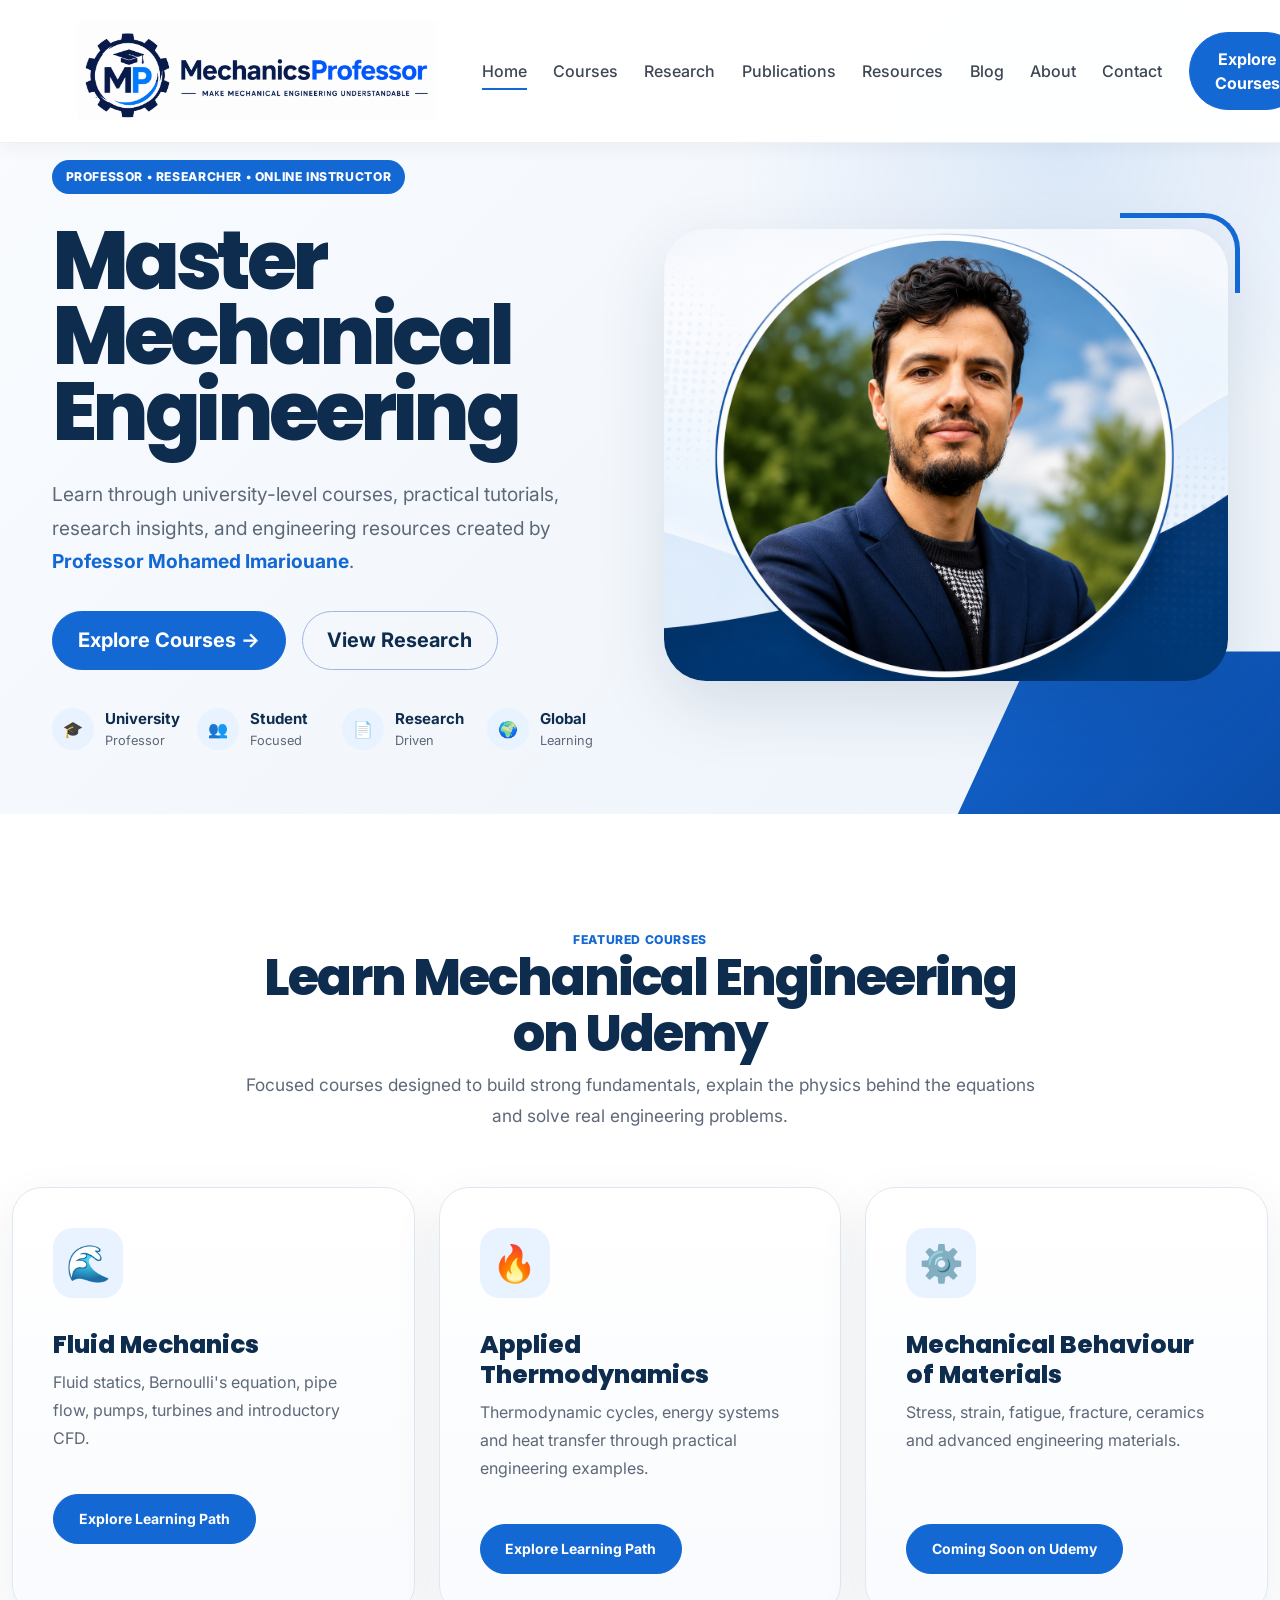
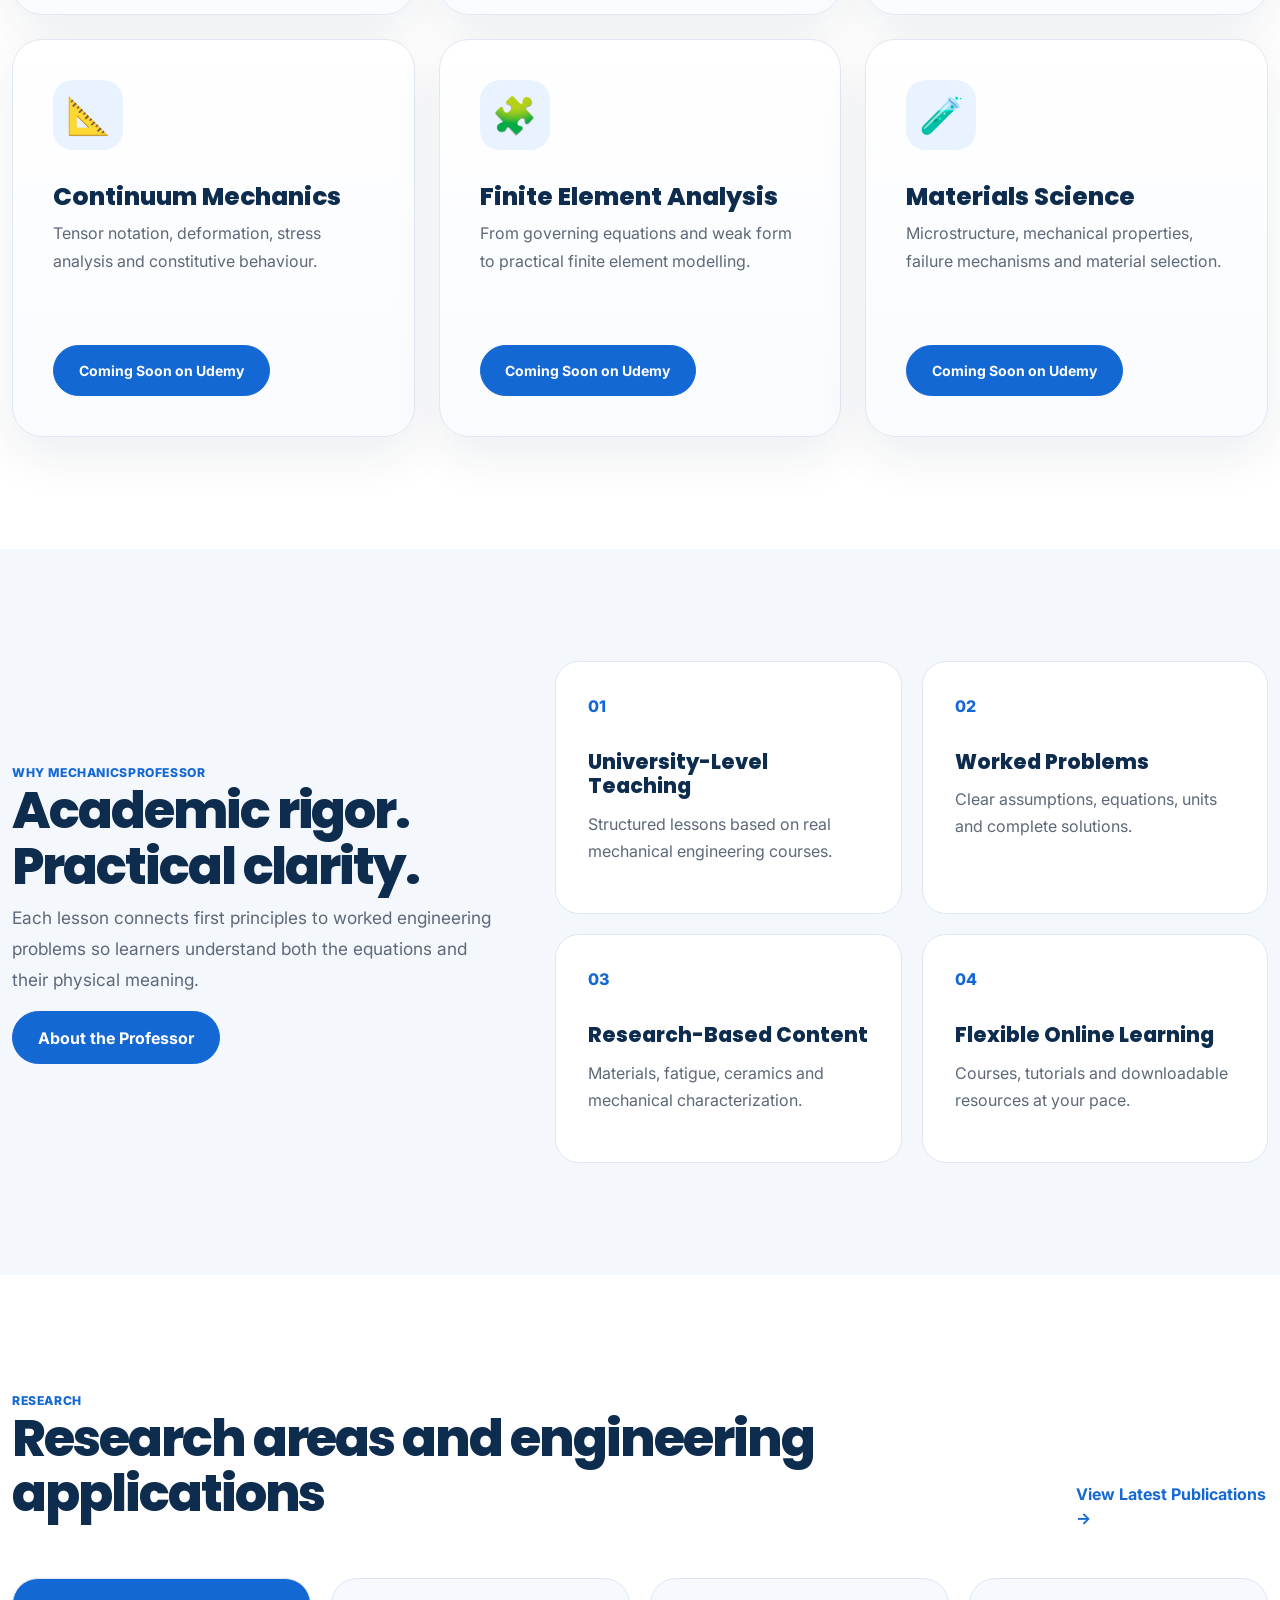
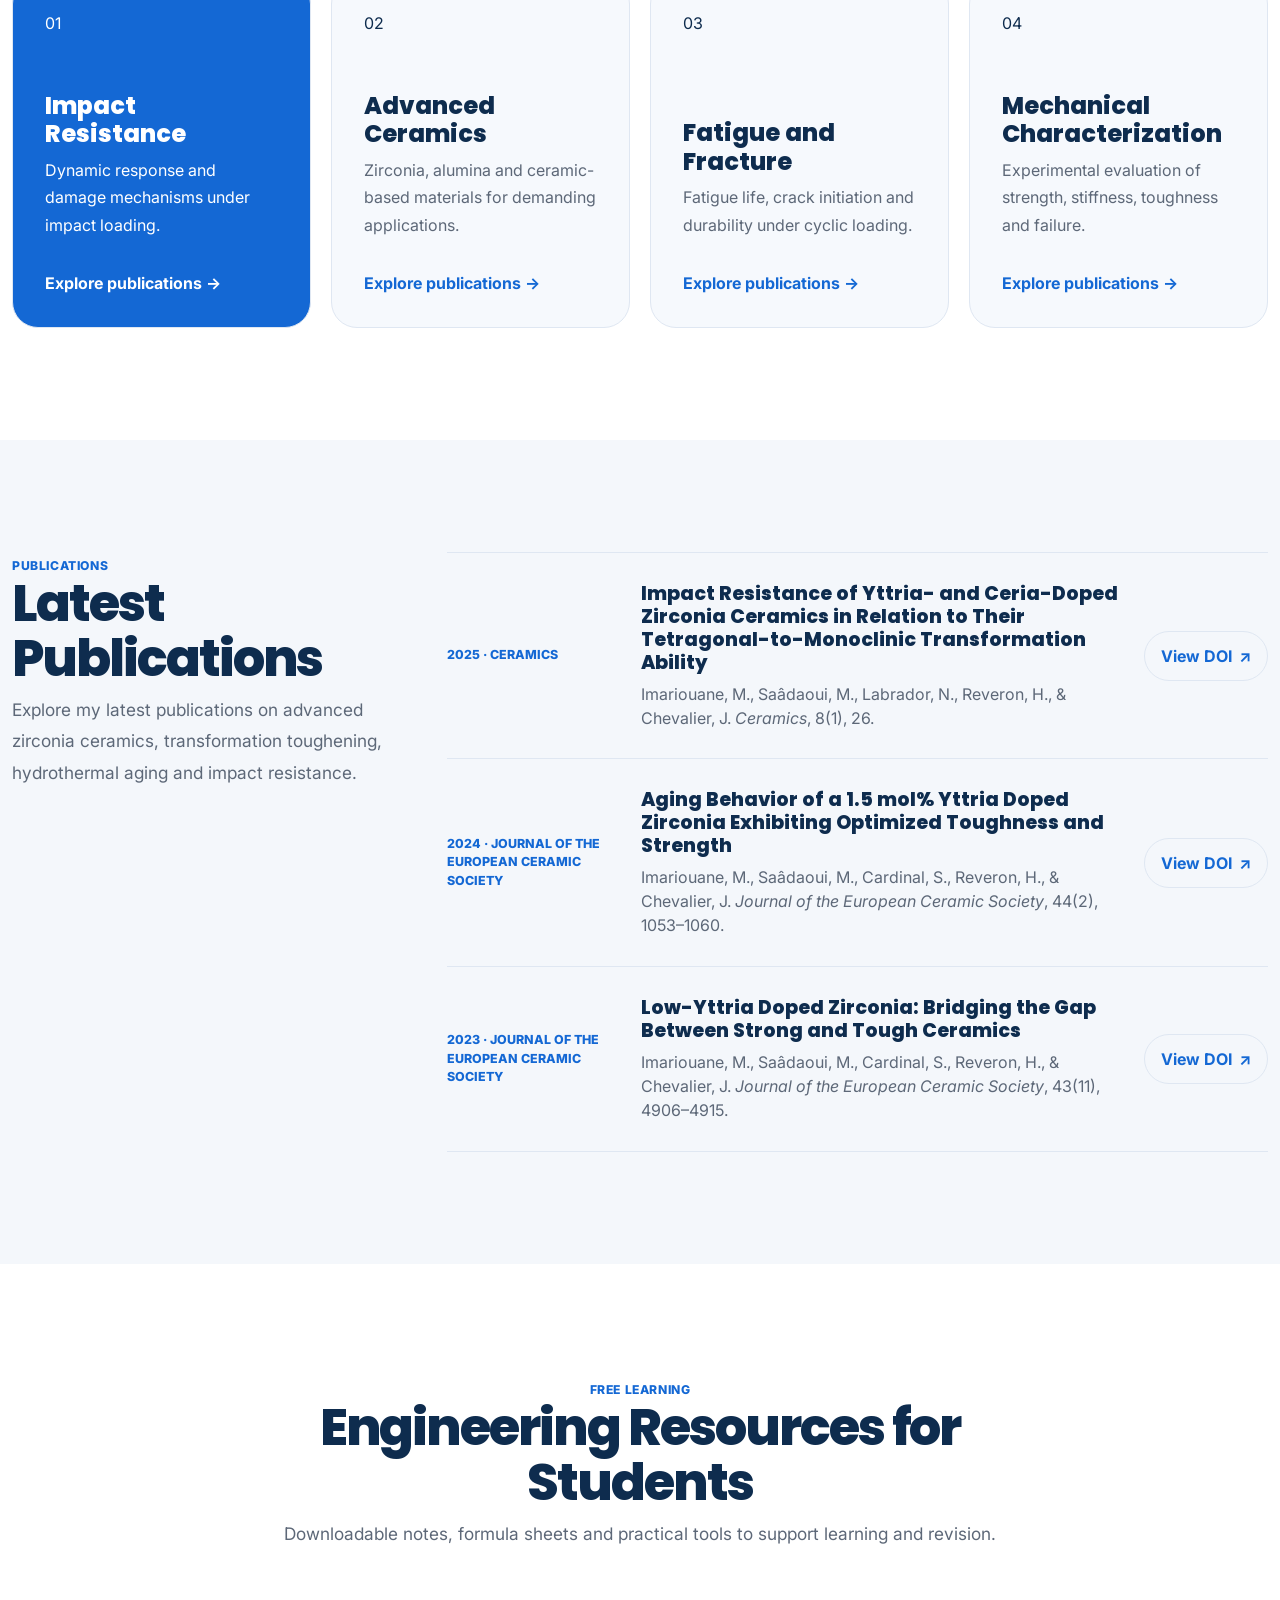
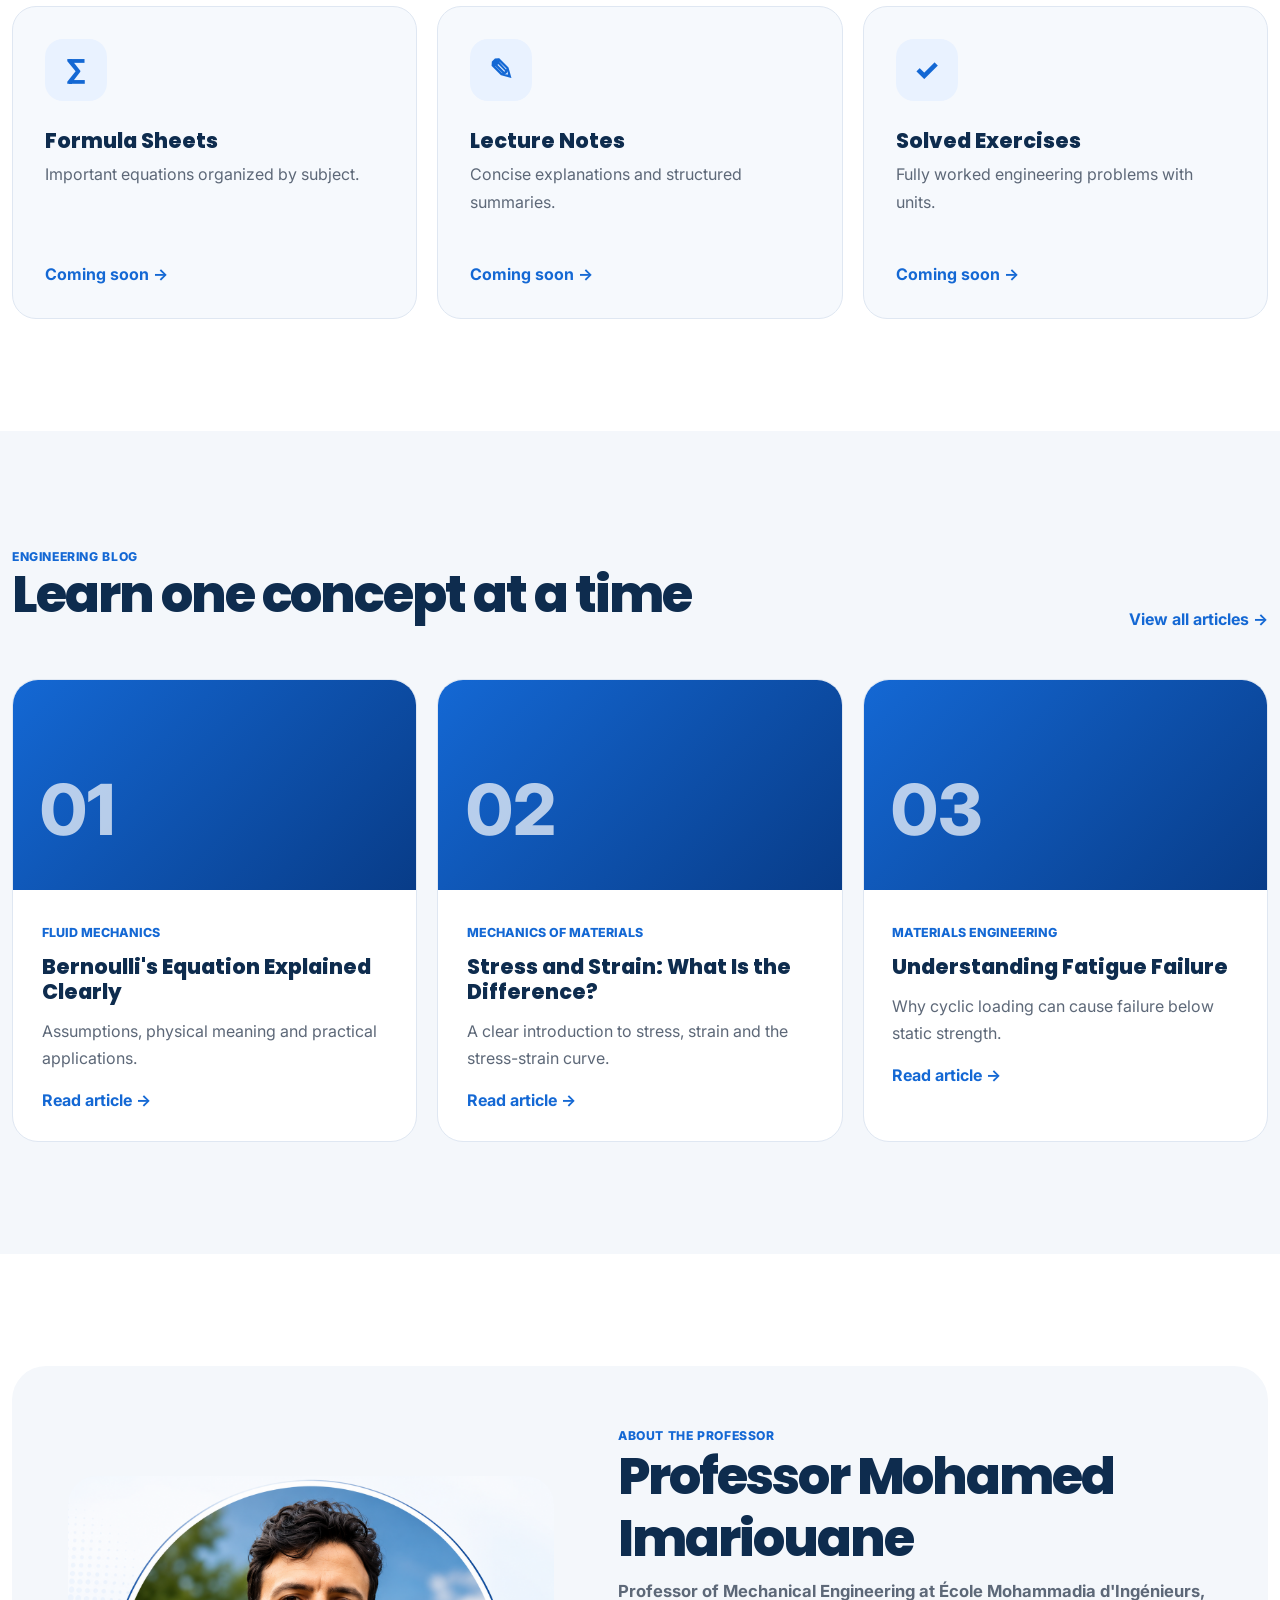
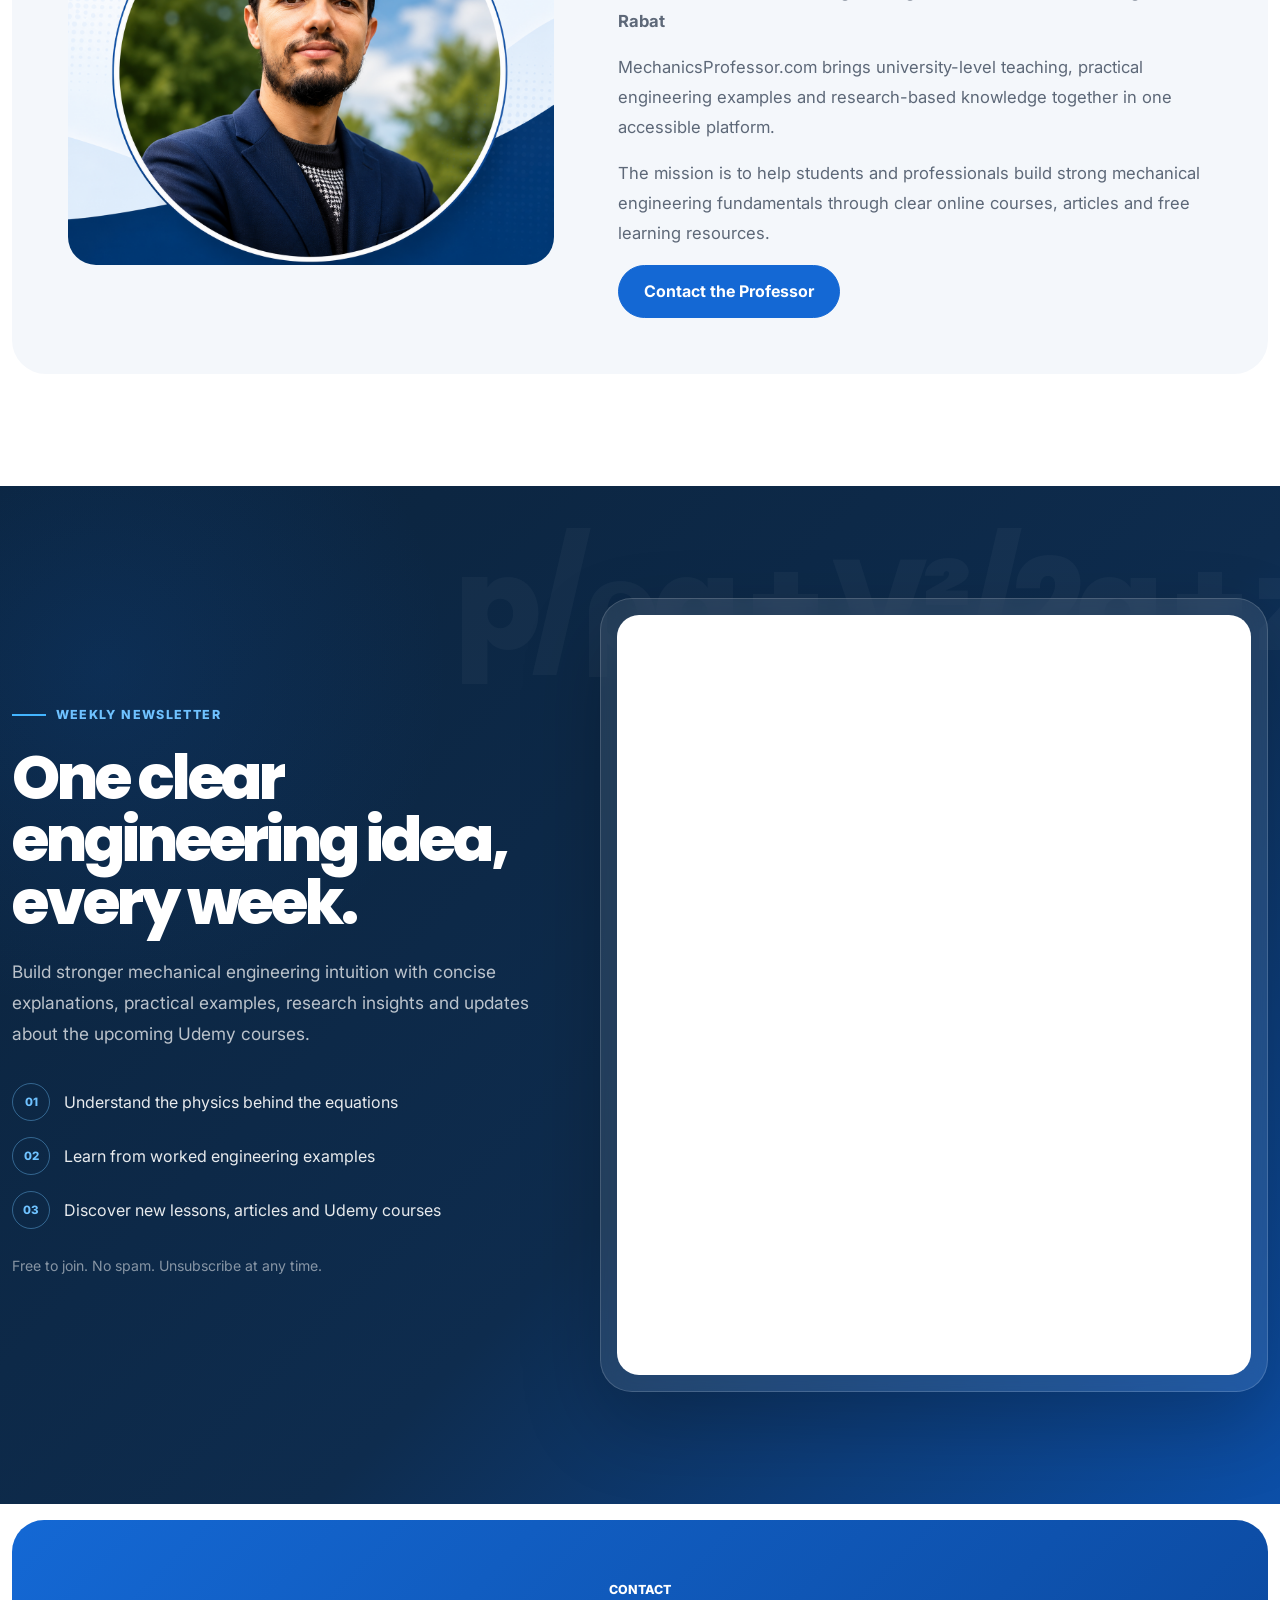
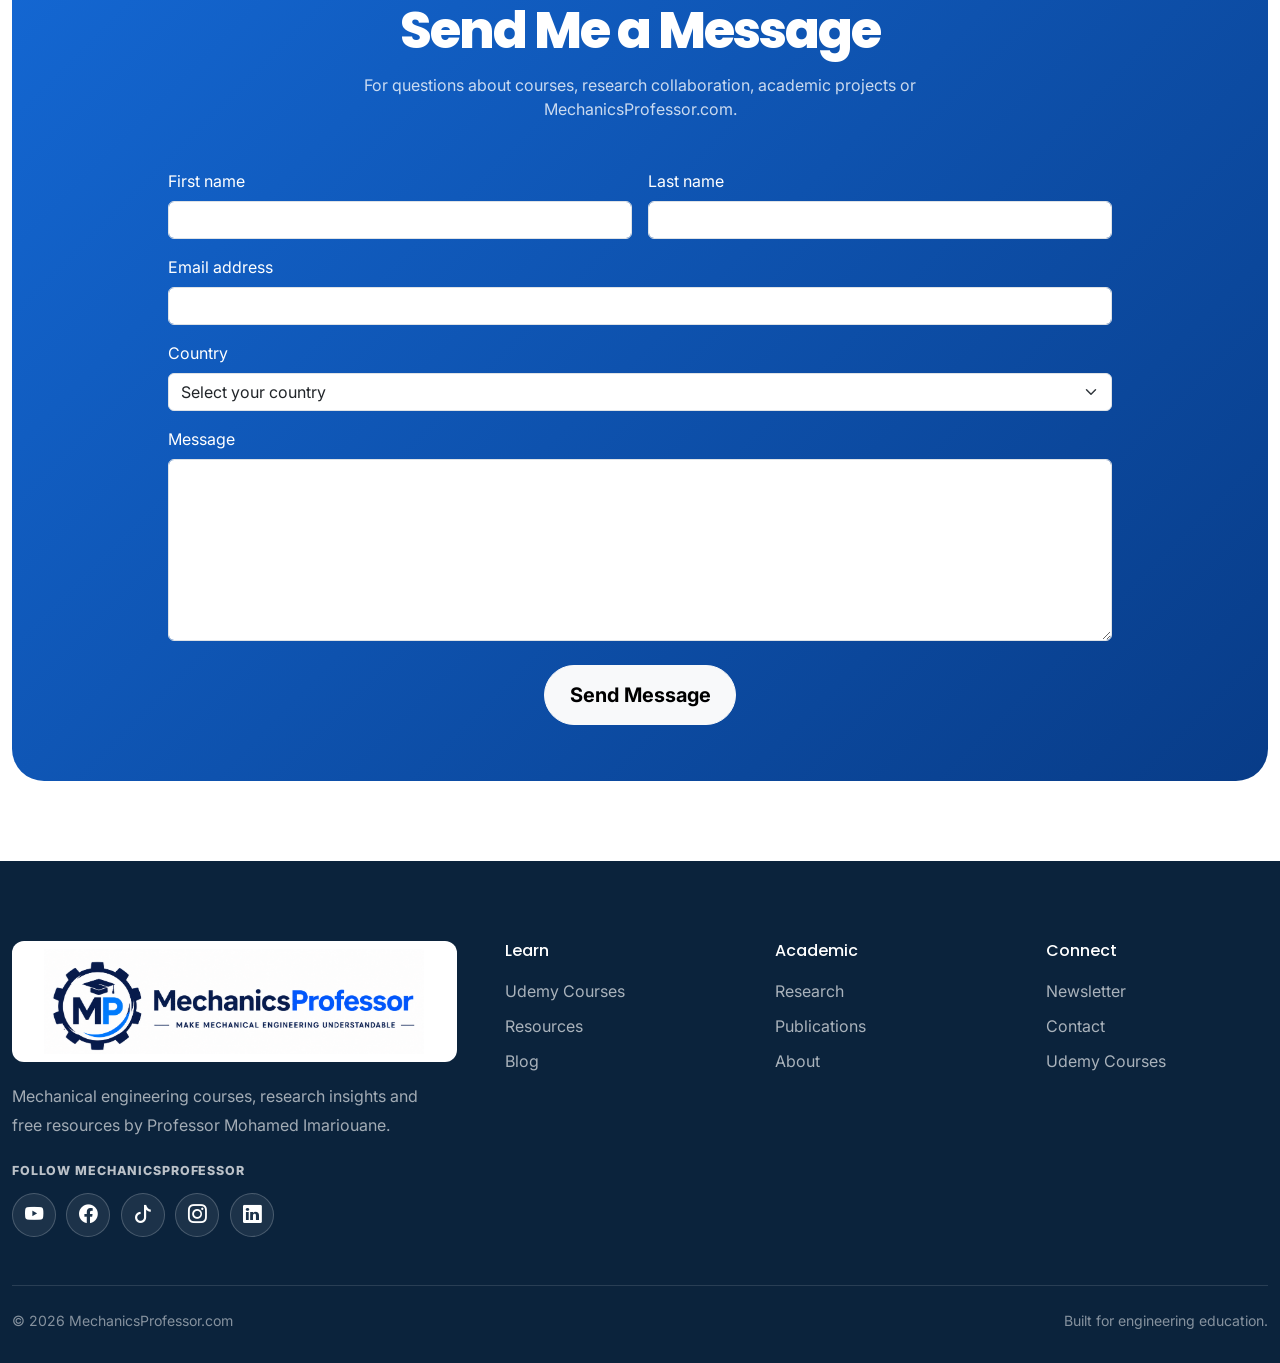
<file: index.html>
﻿<!DOCTYPE html>
<html lang="en">
<head>
  <meta charset="UTF-8">
  <meta name="viewport" content="width=device-width, initial-scale=1.0">
  <meta name="description" content="Learn mechanical engineering with Professor Mohamed Imariouane through online courses, research insights, publications and free engineering resources.">
  <meta name="author" content="Professor Mohamed Imariouane">
  <meta property="og:title" content="MechanicsProfessor | Mechanical Engineering Courses">
  <meta property="og:description" content="University-level mechanical engineering courses, practical tutorials, research and free learning resources.">
  <meta property="og:type" content="website">
  <title>MechanicsProfessor | Mechanical Engineering Courses</title>

  <link rel="preconnect" href="https://fonts.googleapis.com">
  <link rel="preconnect" href="https://fonts.gstatic.com" crossorigin>
  <link href="https://fonts.googleapis.com/css2?family=Inter:wght@400;500;600;700&family=Poppins:wght@500;600;700;800&display=swap" rel="stylesheet">
  <link href="https://cdn.jsdelivr.net/npm/bootstrap@5.3.3/dist/css/bootstrap.min.css" rel="stylesheet">
  <link href="https://cdn.jsdelivr.net/npm/bootstrap-icons@1.11.3/font/bootstrap-icons.min.css" rel="stylesheet">
  <link rel="stylesheet" href="style.css">

  <style>
    /* Publication DOI links */
    /* Publication layout and DOI buttons */
    .publication-item {
      grid-template-columns: 170px minmax(0, 1fr) auto;
    }

    .publication-item > div {
      min-width: 0;
    }

    .publication-item > a.publication-doi {
      width: auto;
      height: auto;
      min-width: 112px;
      padding: 0.75rem 1rem;
      border-radius: 999px;
      display: inline-flex;
      align-items: center;
      justify-content: center;
      gap: 0.45rem;
      white-space: nowrap;
      font-weight: 700;
      text-decoration: none;
      justify-self: end;
    }

    @media (max-width: 991px) {
      .publication-item {
        grid-template-columns: 1fr;
      }

      .publication-item > span,
      .publication-item > div,
      .publication-item > a.publication-doi {
        grid-column: 1;
      }

      .publication-item > a.publication-doi {
        justify-self: start;
        margin-top: 0.25rem;
      }
    }

    /* Contact form alignment and feedback */
    .contact-intro {
      max-width: 760px;
      margin: 0 auto 2rem;
      text-align: center;
    }

    .contact-intro h2 {
      margin-bottom: 0.75rem;
    }

    .contact-intro p {
      max-width: 700px;
      margin: 0 auto;
    }

    .contact-form {
      max-width: 960px;
      margin: 0 auto;
      text-align: left;
    }

    .contact-form .form-label {
      display: block;
      text-align: left;
    }

    .contact-success {
      display: none;
      max-width: 960px;
      margin: 0 auto 1.5rem;
      padding: 1rem 1.25rem;
      border-radius: 0.75rem;
      background: #e8f7ee;
      color: #126b38;
      border: 1px solid #a9dfbd;
      text-align: center;
      font-weight: 600;
    }

    .contact-success.is-visible {
      display: block;
    }

    @media (max-width: 767px) {
      .contact-intro {
        margin-bottom: 1.5rem;
      }
    }
  </style>
</head>
<body>

  <nav class="navbar navbar-expand-lg fixed-top" aria-label="Main navigation">
    <div class="container-fluid site-container">
      <a class="navbar-brand" href="#home" aria-label="MechanicsProfessor home">
        <img src="images/mechanicsprofessor-full-logo.png" alt="MechanicsProfessor – Make Mechanical Engineering Understandable" loading="eager" decoding="async">
      </a>

      <button class="navbar-toggler" type="button" data-bs-toggle="collapse" data-bs-target="#mainNavbar" aria-controls="mainNavbar" aria-expanded="false" aria-label="Toggle navigation">
        <span class="navbar-toggler-icon"></span>
      </button>

      <div class="collapse navbar-collapse" id="mainNavbar">
        <ul class="navbar-nav ms-auto align-items-lg-center">
          <li class="nav-item"><a class="nav-link active" href="#home">Home</a></li>
          <li class="nav-item"><a class="nav-link" href="#courses">Courses</a></li>
          <li class="nav-item"><a class="nav-link" href="#research">Research</a></li>
          <li class="nav-item"><a class="nav-link" href="#publications">Publications</a></li>
          <li class="nav-item"><a class="nav-link" href="#resources">Resources</a></li>
          <li class="nav-item"><a class="nav-link" href="#blog">Blog</a></li>
          <li class="nav-item"><a class="nav-link" href="#about">About</a></li>
          <li class="nav-item"><a class="nav-link" href="#contact">Contact</a></li>
        </ul>
        <a class="btn btn-primary nav-cta" href="#courses">Explore Courses</a>
      </div>
    </div>
  </nav>

  <main>
    <section class="hero" id="home">
      <div class="container-fluid site-container">
        <div class="row align-items-center g-5">
          <div class="col-lg-6 hero-copy">
            <div class="eyebrow">Professor • Researcher • Online Instructor</div>
            <h1>Master<br>Mechanical<br>Engineering</h1>
            <p class="hero-lead">
              Learn through university-level courses, practical tutorials, research insights,
              and engineering resources created by <strong>Professor Mohamed Imariouane</strong>.
            </p>
            <div class="hero-actions">
              <a class="btn btn-primary btn-lg" href="#courses">Explore Courses <span aria-hidden="true">→</span></a>
              <a class="btn btn-outline-primary btn-lg" href="#research">View Research</a>
            </div>

            <div class="hero-facts" aria-label="Professional highlights">
              <div class="fact-item">
                <span class="fact-icon">🎓</span>
                <div><strong>University</strong><span>Professor</span></div>
              </div>
              <div class="fact-item">
                <span class="fact-icon">👥</span>
                <div><strong>Student</strong><span>Focused</span></div>
              </div>
              <div class="fact-item">
                <span class="fact-icon">📄</span>
                <div><strong>Research</strong><span>Driven</span></div>
              </div>
              <div class="fact-item">
                <span class="fact-icon">🌍</span>
                <div><strong>Global</strong><span>Learning</span></div>
              </div>
            </div>
          </div>

          <div class="col-lg-6">
            <div class="hero-visual-wrap">
              <div class="hero-visual-accent"></div>
              <img src="images/mohamed-imariouane.png" class="hero-photo" alt="Professor Mohamed Imariouane in front of École Mohammadia d'Ingénieurs">
            </div>
          </div>
        </div>
      </div>
    </section>

    <section class="section section-white" id="courses">
      <div class="container site-narrow">
        <div class="section-heading text-center">
          <span class="section-kicker">Featured Courses</span>
          <h2>Learn Mechanical Engineering on Udemy</h2>
          <p>Focused courses designed to build strong fundamentals, explain the physics behind the equations and solve real engineering problems.</p>
        </div>

        <div class="row g-4">
          <div class="col-md-6 col-xl-4">
            <article class="course-card h-100">
              <div class="course-icon">🌊</div>
              <h3>Fluid Mechanics</h3>
              <p>Fluid statics, Bernoulli's equation, pipe flow, pumps, turbines and introductory CFD.</p>
              <a href="fluid-mechanics.html" class="btn btn-primary btn-sm">Explore Learning Path</a>
            </article>
          </div>
          <div class="col-md-6 col-xl-4">
            <article class="course-card h-100">
              <div class="course-icon">🔥</div>
              <h3>Applied Thermodynamics</h3>
              <p>Thermodynamic cycles, energy systems and heat transfer through practical engineering examples.</p>
              <a href="applied-thermodynamics.html" class="btn btn-primary btn-sm">Explore Learning Path</a>
            </article>
          </div>
          <div class="col-md-6 col-xl-4">
            <article class="course-card h-100">
              <div class="course-icon">⚙️</div>
              <h3>Mechanical Behaviour of Materials</h3>
              <p>Stress, strain, fatigue, fracture, ceramics and advanced engineering materials.</p>
              <a href="#newsletter" class="btn btn-primary btn-sm">Coming Soon on Udemy</a>
            </article>
          </div>
          <div class="col-md-6 col-xl-4">
            <article class="course-card h-100">
              <div class="course-icon">📐</div>
              <h3>Continuum Mechanics</h3>
              <p>Tensor notation, deformation, stress analysis and constitutive behaviour.</p>
              <a href="#newsletter" class="btn btn-primary btn-sm">Coming Soon on Udemy</a>
            </article>
          </div>
          <div class="col-md-6 col-xl-4">
            <article class="course-card h-100">
              <div class="course-icon">🧩</div>
              <h3>Finite Element Analysis</h3>
              <p>From governing equations and weak form to practical finite element modelling.</p>
              <a href="#newsletter" class="btn btn-primary btn-sm">Coming Soon on Udemy</a>
            </article>
          </div>
          <div class="col-md-6 col-xl-4">
            <article class="course-card h-100">
              <div class="course-icon">🧪</div>
              <h3>Materials Science</h3>
              <p>Microstructure, mechanical properties, failure mechanisms and material selection.</p>
              <a href="#newsletter" class="btn btn-primary btn-sm">Coming Soon on Udemy</a>
            </article>
          </div>
        </div>
      </div>
    </section>

    <section class="section section-soft">
      <div class="container site-narrow">
        <div class="row align-items-center g-5">
          <div class="col-lg-5">
            <span class="section-kicker">Why MechanicsProfessor</span>
            <h2 class="section-title-left">Academic rigor. Practical clarity.</h2>
            <p class="section-copy">Each lesson connects first principles to worked engineering problems so learners understand both the equations and their physical meaning.</p>
            <a href="#about" class="btn btn-primary">About the Professor</a>
          </div>
          <div class="col-lg-7">
            <div class="benefits-grid">
              <article class="benefit-card"><span>01</span><h3>University-Level Teaching</h3><p>Structured lessons based on real mechanical engineering courses.</p></article>
              <article class="benefit-card"><span>02</span><h3>Worked Problems</h3><p>Clear assumptions, equations, units and complete solutions.</p></article>
              <article class="benefit-card"><span>03</span><h3>Research-Based Content</h3><p>Materials, fatigue, ceramics and mechanical characterization.</p></article>
              <article class="benefit-card"><span>04</span><h3>Flexible Online Learning</h3><p>Courses, tutorials and downloadable resources at your pace.</p></article>
            </div>
          </div>
        </div>
      </div>
    </section>

    <section class="section section-white" id="research">
      <div class="container site-narrow">
        <div class="section-heading-row">
          <div>
            <span class="section-kicker">Research</span>
            <h2 class="section-title-left">Research areas and engineering applications</h2>
          </div>
          <a href="#publications" class="text-link">View Latest Publications →</a>
        </div>

        <div class="research-grid">
          <article class="research-card featured"><span>01</span><h3>Impact Resistance</h3><p>Dynamic response and damage mechanisms under impact loading.</p><a href="#publications">Explore publications →</a></article>
          <article class="research-card"><span>02</span><h3>Advanced Ceramics</h3><p>Zirconia, alumina and ceramic-based materials for demanding applications.</p><a href="#publications">Explore publications →</a></article>
          <article class="research-card"><span>03</span><h3>Fatigue and Fracture</h3><p>Fatigue life, crack initiation and durability under cyclic loading.</p><a href="#publications">Explore publications →</a></article>
          <article class="research-card"><span>04</span><h3>Mechanical Characterization</h3><p>Experimental evaluation of strength, stiffness, toughness and failure.</p><a href="#publications">Explore publications →</a></article>
        </div>
      </div>
    </section>

    <section class="section section-soft" id="publications">
      <div class="container site-narrow">
        <div class="row g-5 align-items-start">
          <div class="col-lg-4">
            <span class="section-kicker">Publications</span>
            <h2 class="section-title-left">Latest Publications</h2>
            <p class="section-copy">Explore my latest publications on advanced zirconia ceramics, transformation toughening, hydrothermal aging and impact resistance.</p>
          </div>

          <div class="col-lg-8 publication-list">
            <article class="publication-item">
              <span>2025 · Ceramics</span>
              <div>
                <h3>Impact Resistance of Yttria- and Ceria-Doped Zirconia Ceramics in Relation to Their Tetragonal-to-Monoclinic Transformation Ability</h3>
                <p>Imariouane, M., Saâdaoui, M., Labrador, N., Reveron, H., &amp; Chevalier, J. <em>Ceramics</em>, 8(1), 26.</p>
              </div>
              <a href="https://doi.org/10.3390/ceramics8010026" target="_blank" rel="noopener noreferrer" class="publication-doi" aria-label="Open the DOI for the 2025 publication">View DOI <span aria-hidden="true">↗</span></a>
            </article>

            <article class="publication-item">
              <span>2024 · Journal of the European Ceramic Society</span>
              <div>
                <h3>Aging Behavior of a 1.5 mol% Yttria Doped Zirconia Exhibiting Optimized Toughness and Strength</h3>
                <p>Imariouane, M., Saâdaoui, M., Cardinal, S., Reveron, H., &amp; Chevalier, J. <em>Journal of the European Ceramic Society</em>, 44(2), 1053–1060.</p>
              </div>
              <a href="https://doi.org/10.1016/j.jeurceramsoc.2023.09.041" target="_blank" rel="noopener noreferrer" class="publication-doi" aria-label="Open the DOI for the 2024 publication">View DOI <span aria-hidden="true">↗</span></a>
            </article>

            <article class="publication-item">
              <span>2023 · Journal of the European Ceramic Society</span>
              <div>
                <h3>Low-Yttria Doped Zirconia: Bridging the Gap Between Strong and Tough Ceramics</h3>
                <p>Imariouane, M., Saâdaoui, M., Cardinal, S., Reveron, H., &amp; Chevalier, J. <em>Journal of the European Ceramic Society</em>, 43(11), 4906–4915.</p>
              </div>
              <a href="https://doi.org/10.1016/j.jeurceramsoc.2023.04.021" target="_blank" rel="noopener noreferrer" class="publication-doi" aria-label="Open the DOI for the 2023 publication">View DOI <span aria-hidden="true">↗</span></a>
            </article>
          </div>
        </div>
      </div>
    </section>

    <section class="section section-white" id="resources">
      <div class="container site-narrow">
        <div class="section-heading text-center">
          <span class="section-kicker">Free Learning</span>
          <h2>Engineering Resources for Students</h2>
          <p>Downloadable notes, formula sheets and practical tools to support learning and revision.</p>
        </div>

        <div class="resources-grid">
          <article class="resource-card"><div class="resource-icon">∑</div><h3>Formula Sheets</h3><p>Important equations organized by subject.</p><a href="#contact">Coming soon →</a></article>
          <article class="resource-card"><div class="resource-icon">✎</div><h3>Lecture Notes</h3><p>Concise explanations and structured summaries.</p><a href="#contact">Coming soon →</a></article>
          <article class="resource-card"><div class="resource-icon">✓</div><h3>Solved Exercises</h3><p>Fully worked engineering problems with units.</p><a href="#contact">Coming soon →</a></article>
        </div>
      </div>
    </section>

    <section class="section section-soft" id="blog">
      <div class="container site-narrow">
        <div class="section-heading-row">
          <div>
            <span class="section-kicker">Engineering Blog</span>
            <h2 class="section-title-left">Learn one concept at a time</h2>
          </div>
          <a href="#contact" class="text-link">View all articles →</a>
        </div>

        <div class="blog-grid">
          <article class="blog-card"><div class="blog-number">01</div><div class="blog-body"><span>Fluid Mechanics</span><h3>Bernoulli's Equation Explained Clearly</h3><p>Assumptions, physical meaning and practical applications.</p><a href="#contact">Read article →</a></div></article>
          <article class="blog-card"><div class="blog-number">02</div><div class="blog-body"><span>Mechanics of Materials</span><h3>Stress and Strain: What Is the Difference?</h3><p>A clear introduction to stress, strain and the stress-strain curve.</p><a href="#contact">Read article →</a></div></article>
          <article class="blog-card"><div class="blog-number">03</div><div class="blog-body"><span>Materials Engineering</span><h3>Understanding Fatigue Failure</h3><p>Why cyclic loading can cause failure below static strength.</p><a href="#contact">Read article →</a></div></article>
        </div>
      </div>
    </section>

    <section class="section section-white" id="about">
      <div class="container site-narrow">
        <div class="about-panel">
          <div><img src="images/mohamed-imariouane.png" alt="Professor Mohamed Imariouane"></div>
          <div>
            <span class="section-kicker">About the Professor</span>
            <h2>Professor Mohamed Imariouane</h2>
            <p class="about-role">Professor of Mechanical Engineering at École Mohammadia d'Ingénieurs, Rabat</p>
            <p>MechanicsProfessor.com brings university-level teaching, practical engineering examples and research-based knowledge together in one accessible platform.</p>
            <p>The mission is to help students and professionals build strong mechanical engineering fundamentals through clear online courses, articles and free learning resources.</p>
            <a href="#contact" class="btn btn-primary">Contact the Professor</a>
          </div>
        </div>
      </div>
    </section>

    <section class="section newsletter-section" id="newsletter" aria-labelledby="newsletter-heading">
      <div class="container site-narrow">
        <div class="newsletter-panel">
          <div class="newsletter-copy">
            <span class="newsletter-kicker">Weekly newsletter</span>
            <h2 id="newsletter-heading">One clear engineering idea, every week.</h2>
            <p>Build stronger mechanical engineering intuition with concise explanations, practical examples, research insights and updates about the upcoming Udemy courses.</p>

            <ul class="newsletter-benefits" aria-label="Newsletter benefits">
              <li><span aria-hidden="true">01</span> Understand the physics behind the equations</li>
              <li><span aria-hidden="true">02</span> Learn from worked engineering examples</li>
              <li><span aria-hidden="true">03</span> Discover new lessons, articles and Udemy courses</li>
            </ul>

            <p class="newsletter-note">Free to join. No spam. Unsubscribe at any time.</p>
          </div>

          <div class="newsletter-embed">
            <iframe
              class="newsletter-frame"
              title="Subscribe to the MechanicsProfessor newsletter"
              width="540"
              height="760"
              src="https://c5b25d92.sibforms.com/v2/serve/[base64]"
              frameborder="0"
              scrolling="auto"
              loading="lazy"
              allowfullscreen>
            </iframe>
          </div>
        </div>
      </div>
    </section>

    <section class="contact-section" id="contact">
      <div class="container site-narrow">
        <div class="contact-panel d-block">
          <div class="contact-intro">
            <span>Contact</span>
            <h2>Send Me a Message</h2>
            <p>For questions about courses, research collaboration, academic projects or MechanicsProfessor.com.</p>
          </div>

          <div id="contact-success" class="contact-success" role="status" aria-live="polite">
            Your message was sent successfully. Thank you for contacting me.
          </div>

          <form action="https://formsubmit.co/imariouanemohamed@gmail.com" method="POST" class="row g-3 contact-form">
            <input type="hidden" name="_subject" value="New message from MechanicsProfessor.com">
            <input type="hidden" name="_template" value="table">
            <input type="hidden" name="_captcha" value="false">
            <input type="hidden" name="_next" value="https://mechanicsprofessor.com/?contact=success#contact">
            <input type="text" name="_honey" style="display:none">

            <div class="col-md-6">
              <label for="first-name" class="form-label">First name</label>
              <input type="text" class="form-control" id="first-name" name="First name" autocomplete="given-name" required>
            </div>

            <div class="col-md-6">
              <label for="last-name" class="form-label">Last name</label>
              <input type="text" class="form-control" id="last-name" name="Last name" autocomplete="family-name" required>
            </div>

            <div class="col-12">
              <label for="contact-email" class="form-label">Email address</label>
              <input type="email" class="form-control" id="contact-email" name="_replyto" autocomplete="email" required>
            </div>

            <div class="col-12">
              <label for="country" class="form-label">Country</label>
              <select class="form-select" id="country" name="Country" autocomplete="country-name" required>
                <option value="" selected disabled>Select your country</option>
                <option value="Afghanistan">Afghanistan</option>
                <option value="Albania">Albania</option>
                <option value="Algeria">Algeria</option>
                <option value="American Samoa">American Samoa</option>
                <option value="Andorra">Andorra</option>
                <option value="Angola">Angola</option>
                <option value="Anguilla">Anguilla</option>
                <option value="Antarctica">Antarctica</option>
                <option value="Antigua and Barbuda">Antigua and Barbuda</option>
                <option value="Argentina">Argentina</option>
                <option value="Armenia">Armenia</option>
                <option value="Aruba">Aruba</option>
                <option value="Australia">Australia</option>
                <option value="Austria">Austria</option>
                <option value="Azerbaijan">Azerbaijan</option>
                <option value="Bahamas">Bahamas</option>
                <option value="Bahrain">Bahrain</option>
                <option value="Bangladesh">Bangladesh</option>
                <option value="Barbados">Barbados</option>
                <option value="Belarus">Belarus</option>
                <option value="Belgium">Belgium</option>
                <option value="Belize">Belize</option>
                <option value="Benin">Benin</option>
                <option value="Bermuda">Bermuda</option>
                <option value="Bhutan">Bhutan</option>
                <option value="Bolivia, Plurinational State of">Bolivia, Plurinational State of</option>
                <option value="Bonaire, Sint Eustatius and Saba">Bonaire, Sint Eustatius and Saba</option>
                <option value="Bosnia and Herzegovina">Bosnia and Herzegovina</option>
                <option value="Botswana">Botswana</option>
                <option value="Bouvet Island">Bouvet Island</option>
                <option value="Brazil">Brazil</option>
                <option value="British Indian Ocean Territory">British Indian Ocean Territory</option>
                <option value="Brunei Darussalam">Brunei Darussalam</option>
                <option value="Bulgaria">Bulgaria</option>
                <option value="Burkina Faso">Burkina Faso</option>
                <option value="Burundi">Burundi</option>
                <option value="Cabo Verde">Cabo Verde</option>
                <option value="Cambodia">Cambodia</option>
                <option value="Cameroon">Cameroon</option>
                <option value="Canada">Canada</option>
                <option value="Cayman Islands">Cayman Islands</option>
                <option value="Central African Republic">Central African Republic</option>
                <option value="Chad">Chad</option>
                <option value="Chile">Chile</option>
                <option value="China">China</option>
                <option value="Christmas Island">Christmas Island</option>
                <option value="Cocos (Keeling) Islands">Cocos (Keeling) Islands</option>
                <option value="Colombia">Colombia</option>
                <option value="Comoros">Comoros</option>
                <option value="Congo">Congo</option>
                <option value="Congo, The Democratic Republic of the">Congo, The Democratic Republic of the</option>
                <option value="Cook Islands">Cook Islands</option>
                <option value="Costa Rica">Costa Rica</option>
                <option value="Croatia">Croatia</option>
                <option value="Cuba">Cuba</option>
                <option value="Curaçao">Curaçao</option>
                <option value="Cyprus">Cyprus</option>
                <option value="Czechia">Czechia</option>
                <option value="Côte d'Ivoire">Côte d'Ivoire</option>
                <option value="Denmark">Denmark</option>
                <option value="Djibouti">Djibouti</option>
                <option value="Dominica">Dominica</option>
                <option value="Dominican Republic">Dominican Republic</option>
                <option value="Ecuador">Ecuador</option>
                <option value="Egypt">Egypt</option>
                <option value="El Salvador">El Salvador</option>
                <option value="Equatorial Guinea">Equatorial Guinea</option>
                <option value="Eritrea">Eritrea</option>
                <option value="Estonia">Estonia</option>
                <option value="Eswatini">Eswatini</option>
                <option value="Ethiopia">Ethiopia</option>
                <option value="Falkland Islands (Malvinas)">Falkland Islands (Malvinas)</option>
                <option value="Faroe Islands">Faroe Islands</option>
                <option value="Fiji">Fiji</option>
                <option value="Finland">Finland</option>
                <option value="France">France</option>
                <option value="French Guiana">French Guiana</option>
                <option value="French Polynesia">French Polynesia</option>
                <option value="French Southern Territories">French Southern Territories</option>
                <option value="Gabon">Gabon</option>
                <option value="Gambia">Gambia</option>
                <option value="Georgia">Georgia</option>
                <option value="Germany">Germany</option>
                <option value="Ghana">Ghana</option>
                <option value="Gibraltar">Gibraltar</option>
                <option value="Greece">Greece</option>
                <option value="Greenland">Greenland</option>
                <option value="Grenada">Grenada</option>
                <option value="Guadeloupe">Guadeloupe</option>
                <option value="Guam">Guam</option>
                <option value="Guatemala">Guatemala</option>
                <option value="Guernsey">Guernsey</option>
                <option value="Guinea">Guinea</option>
                <option value="Guinea-Bissau">Guinea-Bissau</option>
                <option value="Guyana">Guyana</option>
                <option value="Haiti">Haiti</option>
                <option value="Heard Island and McDonald Islands">Heard Island and McDonald Islands</option>
                <option value="Holy See (Vatican City State)">Holy See (Vatican City State)</option>
                <option value="Honduras">Honduras</option>
                <option value="Hong Kong">Hong Kong</option>
                <option value="Hungary">Hungary</option>
                <option value="Iceland">Iceland</option>
                <option value="India">India</option>
                <option value="Indonesia">Indonesia</option>
                <option value="Iran, Islamic Republic of">Iran, Islamic Republic of</option>
                <option value="Iraq">Iraq</option>
                <option value="Ireland">Ireland</option>
                <option value="Isle of Man">Isle of Man</option>
                <option value="Israel">Israel</option>
                <option value="Italy">Italy</option>
                <option value="Jamaica">Jamaica</option>
                <option value="Japan">Japan</option>
                <option value="Jersey">Jersey</option>
                <option value="Jordan">Jordan</option>
                <option value="Kazakhstan">Kazakhstan</option>
                <option value="Kenya">Kenya</option>
                <option value="Kiribati">Kiribati</option>
                <option value="Korea, Democratic People's Republic of">Korea, Democratic People's Republic of</option>
                <option value="Korea, Republic of">Korea, Republic of</option>
                <option value="Kuwait">Kuwait</option>
                <option value="Kyrgyzstan">Kyrgyzstan</option>
                <option value="Lao People's Democratic Republic">Lao People's Democratic Republic</option>
                <option value="Latvia">Latvia</option>
                <option value="Lebanon">Lebanon</option>
                <option value="Lesotho">Lesotho</option>
                <option value="Liberia">Liberia</option>
                <option value="Libya">Libya</option>
                <option value="Liechtenstein">Liechtenstein</option>
                <option value="Lithuania">Lithuania</option>
                <option value="Luxembourg">Luxembourg</option>
                <option value="Macao">Macao</option>
                <option value="Madagascar">Madagascar</option>
                <option value="Malawi">Malawi</option>
                <option value="Malaysia">Malaysia</option>
                <option value="Maldives">Maldives</option>
                <option value="Mali">Mali</option>
                <option value="Malta">Malta</option>
                <option value="Marshall Islands">Marshall Islands</option>
                <option value="Martinique">Martinique</option>
                <option value="Mauritania">Mauritania</option>
                <option value="Mauritius">Mauritius</option>
                <option value="Mayotte">Mayotte</option>
                <option value="Mexico">Mexico</option>
                <option value="Micronesia, Federated States of">Micronesia, Federated States of</option>
                <option value="Moldova, Republic of">Moldova, Republic of</option>
                <option value="Monaco">Monaco</option>
                <option value="Mongolia">Mongolia</option>
                <option value="Montenegro">Montenegro</option>
                <option value="Montserrat">Montserrat</option>
                <option value="Morocco">Morocco</option>
                <option value="Mozambique">Mozambique</option>
                <option value="Myanmar">Myanmar</option>
                <option value="Namibia">Namibia</option>
                <option value="Nauru">Nauru</option>
                <option value="Nepal">Nepal</option>
                <option value="Netherlands">Netherlands</option>
                <option value="New Caledonia">New Caledonia</option>
                <option value="New Zealand">New Zealand</option>
                <option value="Nicaragua">Nicaragua</option>
                <option value="Niger">Niger</option>
                <option value="Nigeria">Nigeria</option>
                <option value="Niue">Niue</option>
                <option value="Norfolk Island">Norfolk Island</option>
                <option value="North Macedonia">North Macedonia</option>
                <option value="Northern Mariana Islands">Northern Mariana Islands</option>
                <option value="Norway">Norway</option>
                <option value="Oman">Oman</option>
                <option value="Pakistan">Pakistan</option>
                <option value="Palau">Palau</option>
                <option value="Palestine, State of">Palestine, State of</option>
                <option value="Panama">Panama</option>
                <option value="Papua New Guinea">Papua New Guinea</option>
                <option value="Paraguay">Paraguay</option>
                <option value="Peru">Peru</option>
                <option value="Philippines">Philippines</option>
                <option value="Pitcairn">Pitcairn</option>
                <option value="Poland">Poland</option>
                <option value="Portugal">Portugal</option>
                <option value="Puerto Rico">Puerto Rico</option>
                <option value="Qatar">Qatar</option>
                <option value="Romania">Romania</option>
                <option value="Russian Federation">Russian Federation</option>
                <option value="Rwanda">Rwanda</option>
                <option value="Réunion">Réunion</option>
                <option value="Saint Barthélemy">Saint Barthélemy</option>
                <option value="Saint Helena, Ascension and Tristan da Cunha">Saint Helena, Ascension and Tristan da Cunha</option>
                <option value="Saint Kitts and Nevis">Saint Kitts and Nevis</option>
                <option value="Saint Lucia">Saint Lucia</option>
                <option value="Saint Martin (French part)">Saint Martin (French part)</option>
                <option value="Saint Pierre and Miquelon">Saint Pierre and Miquelon</option>
                <option value="Saint Vincent and the Grenadines">Saint Vincent and the Grenadines</option>
                <option value="Samoa">Samoa</option>
                <option value="San Marino">San Marino</option>
                <option value="Sao Tome and Principe">Sao Tome and Principe</option>
                <option value="Saudi Arabia">Saudi Arabia</option>
                <option value="Senegal">Senegal</option>
                <option value="Serbia">Serbia</option>
                <option value="Seychelles">Seychelles</option>
                <option value="Sierra Leone">Sierra Leone</option>
                <option value="Singapore">Singapore</option>
                <option value="Sint Maarten (Dutch part)">Sint Maarten (Dutch part)</option>
                <option value="Slovakia">Slovakia</option>
                <option value="Slovenia">Slovenia</option>
                <option value="Solomon Islands">Solomon Islands</option>
                <option value="Somalia">Somalia</option>
                <option value="South Africa">South Africa</option>
                <option value="South Georgia and the South Sandwich Islands">South Georgia and the South Sandwich Islands</option>
                <option value="South Sudan">South Sudan</option>
                <option value="Spain">Spain</option>
                <option value="Sri Lanka">Sri Lanka</option>
                <option value="Sudan">Sudan</option>
                <option value="Suriname">Suriname</option>
                <option value="Svalbard and Jan Mayen">Svalbard and Jan Mayen</option>
                <option value="Sweden">Sweden</option>
                <option value="Switzerland">Switzerland</option>
                <option value="Syrian Arab Republic">Syrian Arab Republic</option>
                <option value="Taiwan, Province of China">Taiwan, Province of China</option>
                <option value="Tajikistan">Tajikistan</option>
                <option value="Tanzania, United Republic of">Tanzania, United Republic of</option>
                <option value="Thailand">Thailand</option>
                <option value="Timor-Leste">Timor-Leste</option>
                <option value="Togo">Togo</option>
                <option value="Tokelau">Tokelau</option>
                <option value="Tonga">Tonga</option>
                <option value="Trinidad and Tobago">Trinidad and Tobago</option>
                <option value="Tunisia">Tunisia</option>
                <option value="Turkmenistan">Turkmenistan</option>
                <option value="Turks and Caicos Islands">Turks and Caicos Islands</option>
                <option value="Tuvalu">Tuvalu</option>
                <option value="Türkiye">Türkiye</option>
                <option value="Uganda">Uganda</option>
                <option value="Ukraine">Ukraine</option>
                <option value="United Arab Emirates">United Arab Emirates</option>
                <option value="United Kingdom">United Kingdom</option>
                <option value="United States">United States</option>
                <option value="United States Minor Outlying Islands">United States Minor Outlying Islands</option>
                <option value="Uruguay">Uruguay</option>
                <option value="Uzbekistan">Uzbekistan</option>
                <option value="Vanuatu">Vanuatu</option>
                <option value="Venezuela, Bolivarian Republic of">Venezuela, Bolivarian Republic of</option>
                <option value="Viet Nam">Viet Nam</option>
                <option value="Virgin Islands, British">Virgin Islands, British</option>
                <option value="Virgin Islands, U.S.">Virgin Islands, U.S.</option>
                <option value="Wallis and Futuna">Wallis and Futuna</option>
                <option value="Yemen">Yemen</option>
                <option value="Zambia">Zambia</option>
                <option value="Zimbabwe">Zimbabwe</option>
                <option value="Åland Islands">Åland Islands</option>
              </select>
            </div>

            <div class="col-12">
              <label for="message" class="form-label">Message</label>
              <textarea class="form-control" id="message" name="Message" rows="7" required></textarea>
            </div>

            <div class="col-12 text-center mt-4">
              <button type="submit" class="btn btn-light btn-lg">Send Message</button>
            </div>
          </form>
        </div>
      </div>
    </section>
  </main>

  <footer class="site-footer">
    <div class="container site-narrow">
      <div class="footer-grid">
        <div>
          <a class="footer-brand" href="#home">
            <span class="footer-logo-wrap">
              <img src="images/mechanicsprofessor-full-logo.png" alt="MechanicsProfessor – Make Mechanical Engineering Understandable" class="footer-full-logo">
            </span>
          </a>
          <p>Mechanical engineering courses, research insights and free resources by Professor Mohamed Imariouane.</p>
          <div class="social-follow">
            <span class="social-heading">Follow MechanicsProfessor</span>
            <div class="social-links" aria-label="MechanicsProfessor social media links">
              <a href="https://www.youtube.com/@MechanicsProfessor" target="_blank" rel="noopener noreferrer" aria-label="MechanicsProfessor on YouTube" title="YouTube"><i class="bi bi-youtube" aria-hidden="true"></i></a>
              <a href="https://web.facebook.com/profile.php?id=61592496906113" target="_blank" rel="noopener noreferrer" aria-label="MechanicsProfessor on Facebook" title="Facebook"><i class="bi bi-facebook" aria-hidden="true"></i></a>
              <a href="https://www.tiktok.com/@mechanicsprofessor" target="_blank" rel="noopener noreferrer" aria-label="MechanicsProfessor on TikTok" title="TikTok"><i class="bi bi-tiktok" aria-hidden="true"></i></a>
              <a href="https://www.instagram.com/mechanicsprofessor" target="_blank" rel="noopener noreferrer" aria-label="MechanicsProfessor on Instagram" title="Instagram"><i class="bi bi-instagram" aria-hidden="true"></i></a>
              <a href="https://www.linkedin.com/in/mohamed-imariouane-7b540096/" target="_blank" rel="noopener noreferrer" aria-label="Professor Mohamed Imariouane on LinkedIn" title="LinkedIn"><i class="bi bi-linkedin" aria-hidden="true"></i></a>
            </div>
          </div>
        </div>
        <div><h3>Learn</h3><a href="#courses">Udemy Courses</a><a href="#resources">Resources</a><a href="#blog">Blog</a></div>
        <div><h3>Academic</h3><a href="#research">Research</a><a href="#publications">Publications</a><a href="#about">About</a></div>
        <div><h3>Connect</h3><a href="#newsletter">Newsletter</a><a href="#contact">Contact</a><a href="#courses">Udemy Courses</a></div>
      </div>
      <div class="footer-bottom"><span>© 2026 MechanicsProfessor.com</span><span>Built for engineering education.</span></div>
    </div>
  </footer>

  <script src="https://cdn.jsdelivr.net/npm/bootstrap@5.3.3/dist/js/bootstrap.bundle.min.js"></script>

  <script>
    const params = new URLSearchParams(window.location.search);
    if (params.get('contact') === 'success') {
      const successMessage = document.getElementById('contact-success');
      if (successMessage) {
        successMessage.classList.add('is-visible');
      }
      history.replaceState({}, document.title, window.location.pathname + '#contact');
    }
  </script>
</body>
</html>
</file>
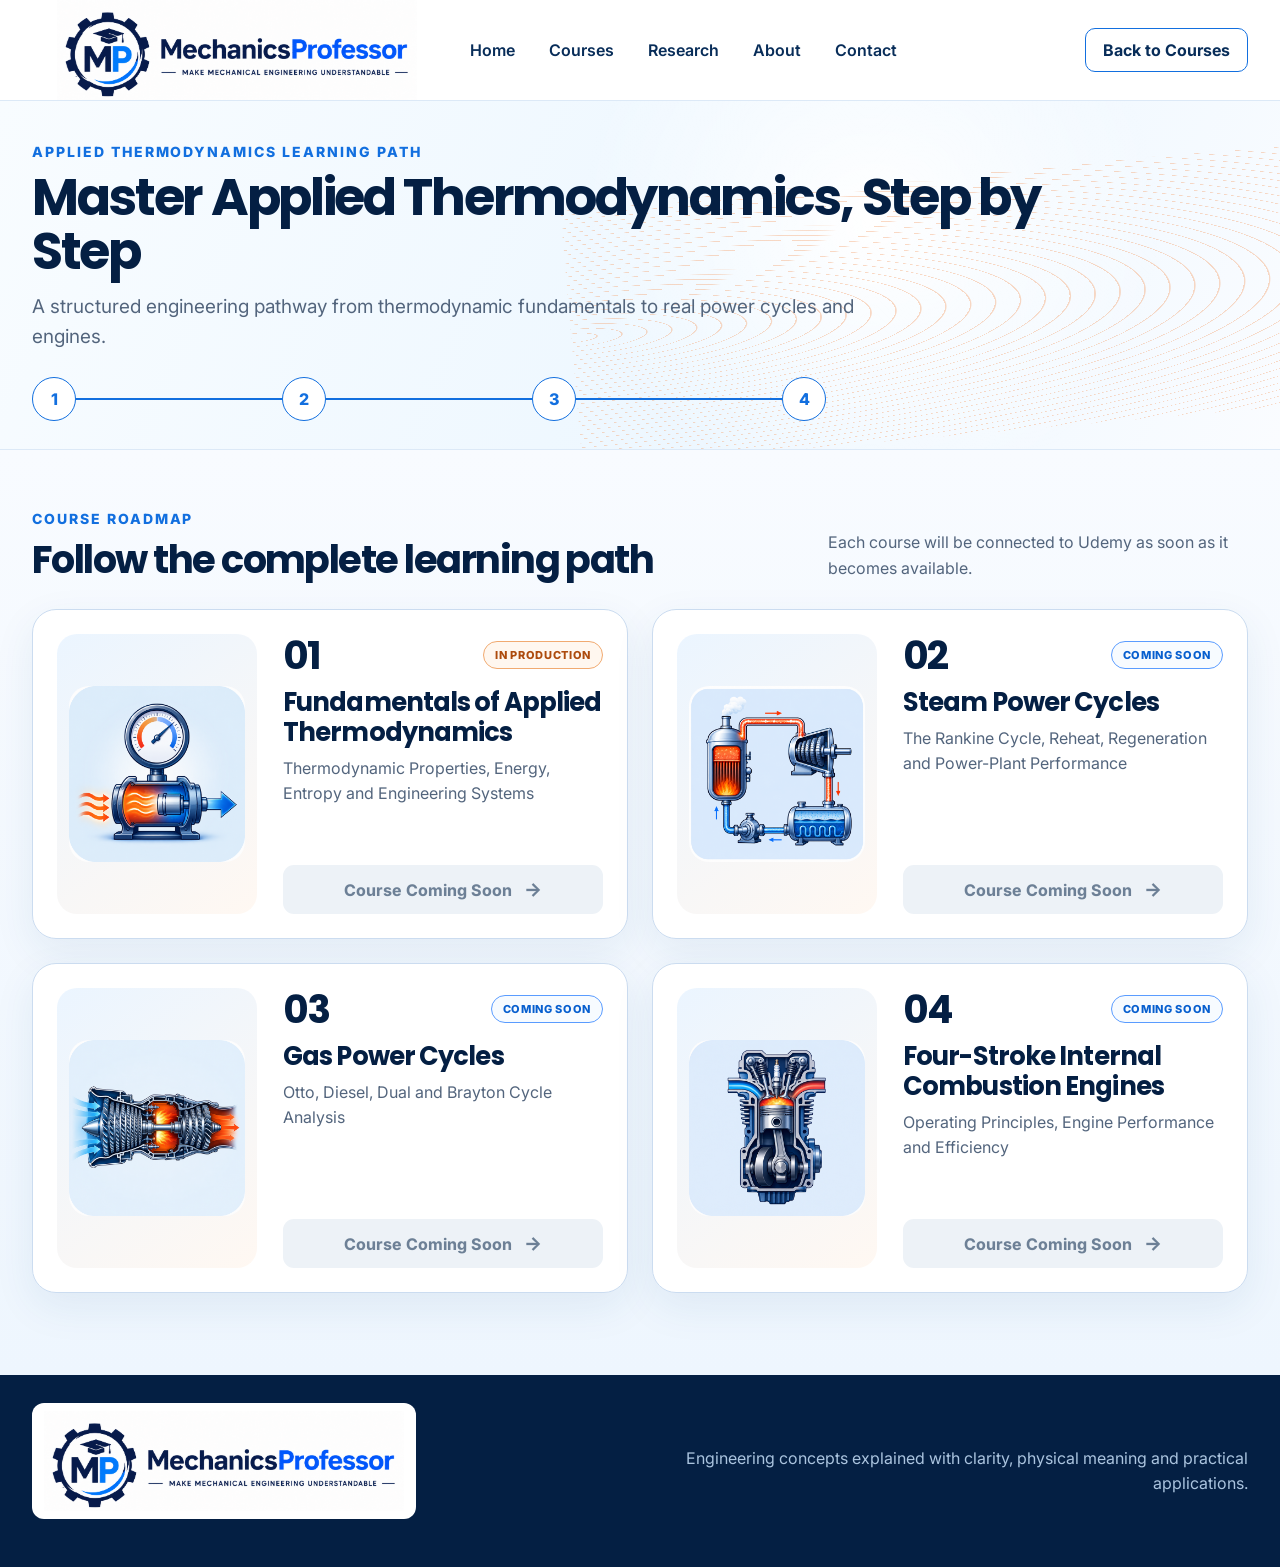
<file: applied-thermodynamics.html>
<!DOCTYPE html>
<html lang="en">
<head>
  <meta charset="UTF-8">
  <meta name="viewport" content="width=device-width, initial-scale=1.0">
  <meta name="description" content="Explore the MechanicsProfessor Applied Thermodynamics learning path, from fundamentals to real power cycles and engines.">
  <meta name="author" content="Professor Mohamed Imariouane">
  <title>Applied Thermodynamics Learning Path | MechanicsProfessor</title>
  <link rel="preconnect" href="https://fonts.googleapis.com">
  <link rel="preconnect" href="https://fonts.gstatic.com" crossorigin>
  <link href="https://fonts.googleapis.com/css2?family=Inter:wght@400;500;600;700;800&family=Poppins:wght@500;600;700;800&display=swap" rel="stylesheet">
  <link rel="stylesheet" href="learning-paths.css">
</head>
<body class="lp-page lp-thermal">
  <header class="lp-nav">
    <a class="lp-brand" href="index.html#home" aria-label="MechanicsProfessor home">
      <img src="images/mechanicsprofessor-full-logo.png" alt="MechanicsProfessor – Make Mechanical Engineering Understandable" loading="eager" decoding="async">
    </a>
    <nav class="lp-nav-links" aria-label="Main navigation">
      <a href="index.html#home">Home</a>
      <a href="index.html#courses">Courses</a>
      <a href="index.html#research">Research</a>
      <a href="index.html#about">About</a>
      <a href="index.html#contact">Contact</a>
    </nav>
    <a class="lp-nav-button" href="index.html#courses">Back to Courses</a>
  </header>

  <main>
    <section class="lp-hero">
      <div class="lp-shell">
        <p class="lp-kicker">Applied Thermodynamics Learning Path</p>
        <h1>Master Applied Thermodynamics, Step by Step</h1>
        <p class="lp-hero-copy">A structured engineering pathway from thermodynamic fundamentals to real power cycles and engines.</p>
        <ol class="lp-progress" aria-label="Four-course Applied Thermodynamics pathway">
          <li><a href="#course-01" aria-label="Go to course 1">1</a></li>
          <li><a href="#course-02" aria-label="Go to course 2">2</a></li>
          <li><a href="#course-03" aria-label="Go to course 3">3</a></li>
          <li><a href="#course-04" aria-label="Go to course 4">4</a></li>
        </ol>
      </div>
    </section>

    <section class="lp-courses" aria-labelledby="thermal-roadmap-title">
      <div class="lp-shell">
        <div class="lp-section-head">
          <div><p class="lp-kicker">Course Roadmap</p><h2 id="thermal-roadmap-title">Follow the complete learning path</h2></div>
          <p class="lp-section-note">Each course will be connected to Udemy as soon as it becomes available.</p>
        </div>

        <div class="lp-grid">
          <article class="lp-card" id="course-01">
            <div class="lp-illustration">
              <img src="images/course-symbols/07-applied-thermodynamics-fundamentals.png" alt="Thermodynamic gauge showing heat-to-work energy conversion" loading="lazy" decoding="async">
            </div>
            <div class="lp-card-main">
              <div class="lp-card-top"><span class="lp-number">01</span><span class="lp-status is-production">In production</span></div>
              <h3>Fundamentals of Applied Thermodynamics</h3>
              <p>Thermodynamic Properties, Energy, Entropy and Engineering Systems</p>
              <span class="lp-course-button is-disabled" aria-disabled="true">Course Coming Soon <span aria-hidden="true">→</span></span>
            </div>
          </article>

          <article class="lp-card" id="course-02">
            <div class="lp-illustration">
              <img src="images/course-symbols/08-steam-power-cycles.png" alt="Rankine steam power cycle with boiler turbine condenser and pump" loading="lazy" decoding="async">
            </div>
            <div class="lp-card-main">
              <div class="lp-card-top"><span class="lp-number">02</span><span class="lp-status">Coming soon</span></div>
              <h3>Steam Power Cycles</h3>
              <p>The Rankine Cycle, Reheat, Regeneration and Power-Plant Performance</p>
              <span class="lp-course-button is-disabled" aria-disabled="true">Course Coming Soon <span aria-hidden="true">→</span></span>
            </div>
          </article>

          <article class="lp-card" id="course-03">
            <div class="lp-illustration">
              <img src="images/course-symbols/09-gas-power-cycles.png" alt="Cutaway gas turbine with compressor combustion chamber and turbine" loading="lazy" decoding="async">
            </div>
            <div class="lp-card-main">
              <div class="lp-card-top"><span class="lp-number">03</span><span class="lp-status">Coming soon</span></div>
              <h3>Gas Power Cycles</h3>
              <p>Otto, Diesel, Dual and Brayton Cycle Analysis</p>
              <span class="lp-course-button is-disabled" aria-disabled="true">Course Coming Soon <span aria-hidden="true">→</span></span>
            </div>
          </article>

          <article class="lp-card" id="course-04">
            <div class="lp-illustration">
              <img src="images/course-symbols/10-four-stroke-engine.png" alt="Cutaway four-stroke engine with valves piston connecting rod and crankshaft" loading="lazy" decoding="async">
            </div>
            <div class="lp-card-main">
              <div class="lp-card-top"><span class="lp-number">04</span><span class="lp-status">Coming soon</span></div>
              <h3>Four-Stroke Internal Combustion Engines</h3>
              <p>Operating Principles, Engine Performance and Efficiency</p>
              <span class="lp-course-button is-disabled" aria-disabled="true">Course Coming Soon <span aria-hidden="true">→</span></span>
            </div>
          </article>
        </div>
      </div>
    </section>
  </main>

  <footer class="lp-footer">
    <div class="lp-shell">
      <a class="lp-brand" href="index.html#home" aria-label="MechanicsProfessor home">
        <span class="footer-logo-wrap">
          <img src="images/mechanicsprofessor-full-logo.png" alt="MechanicsProfessor – Make Mechanical Engineering Understandable" class="footer-full-logo">
        </span>
      </a>
      <p>Engineering concepts explained with clarity, physical meaning and practical applications.</p>
    </div>
  </footer>
</body>
</html>
</file>
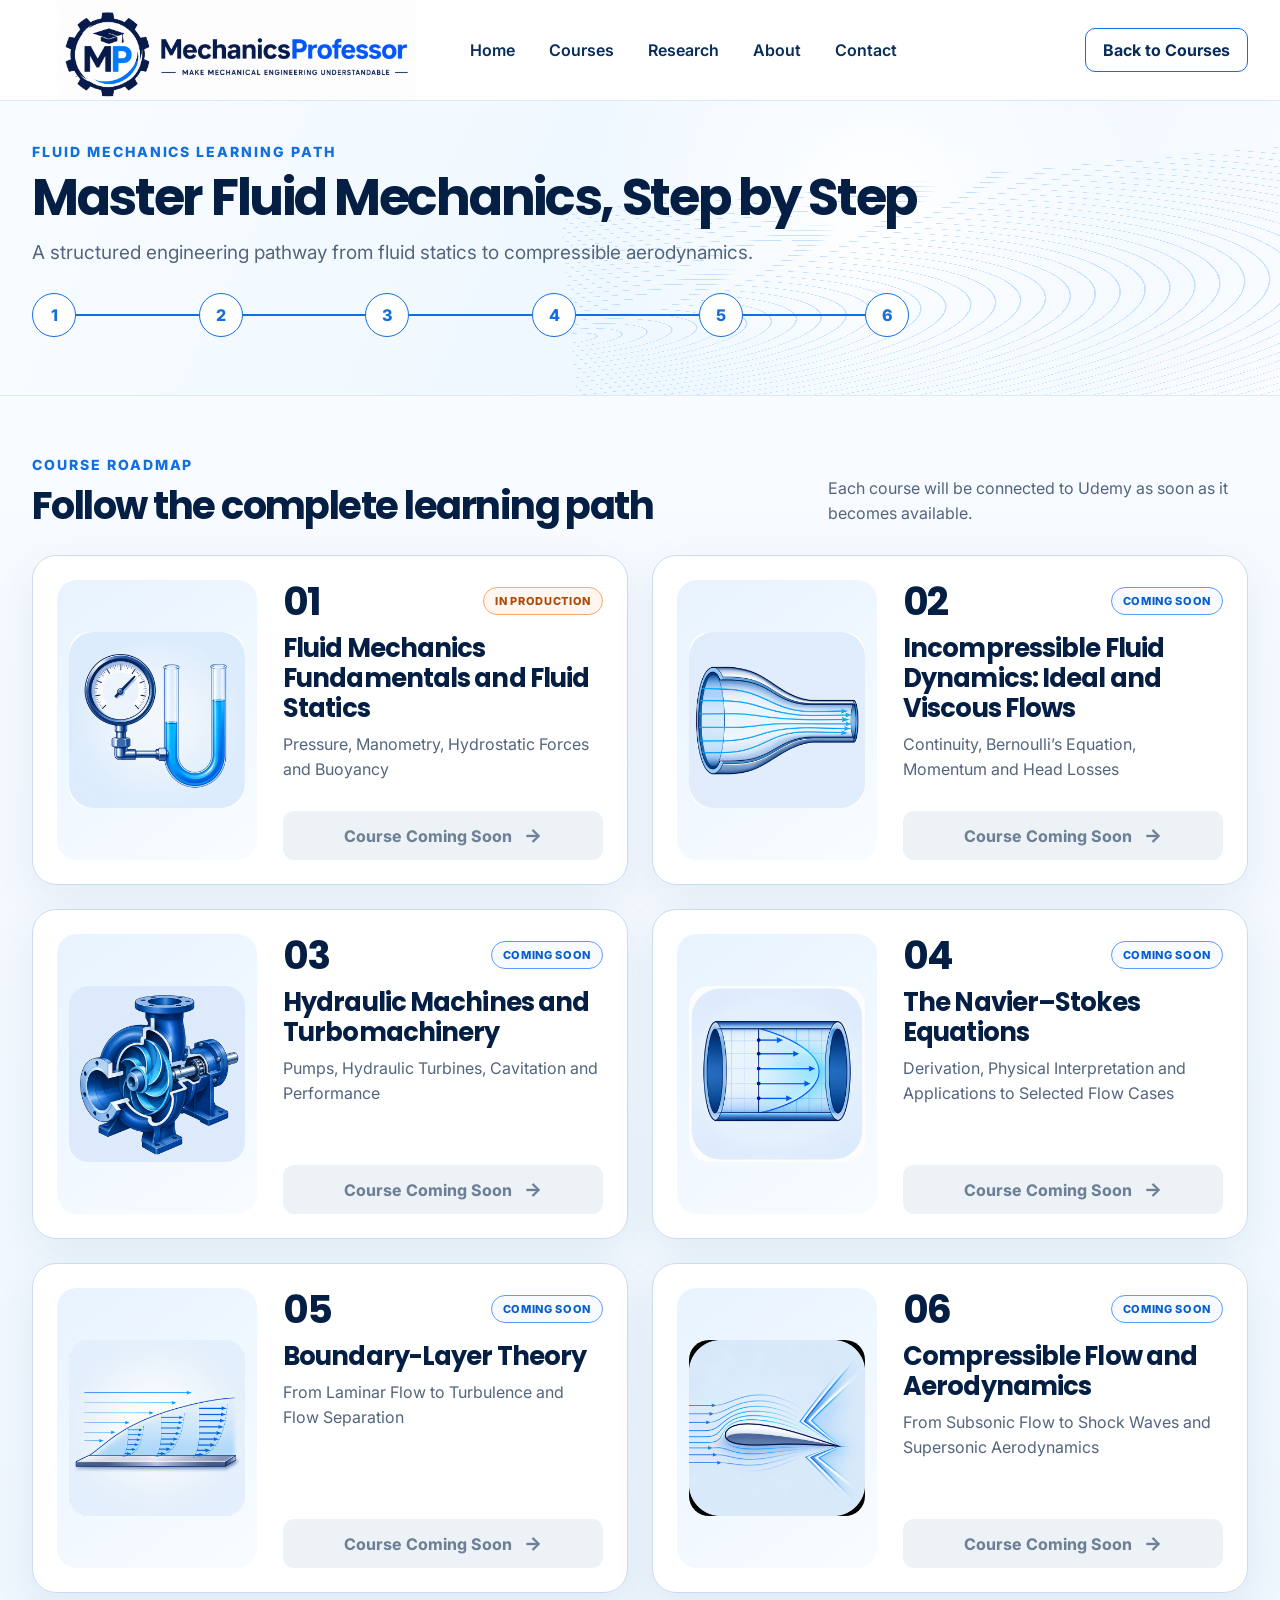
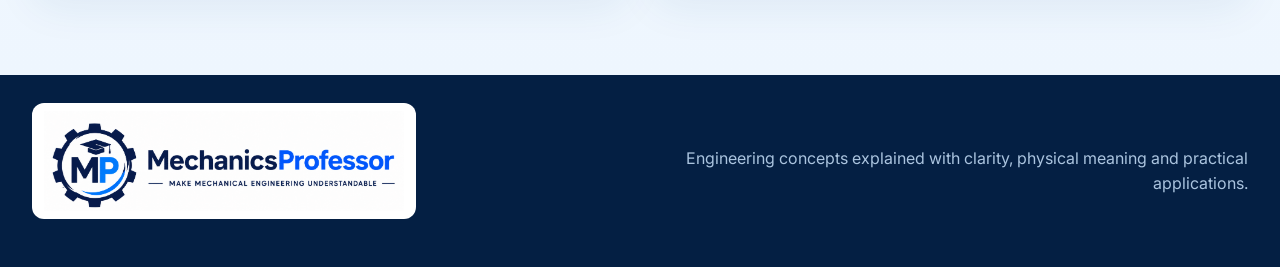
<file: fluid-mechanics.html>
<!DOCTYPE html>
<html lang="en">
<head>
  <meta charset="UTF-8">
  <meta name="viewport" content="width=device-width, initial-scale=1.0">
  <meta name="description" content="Explore the MechanicsProfessor Fluid Mechanics learning path, from fluid statics to compressible aerodynamics.">
  <meta name="author" content="Professor Mohamed Imariouane">
  <title>Fluid Mechanics Learning Path | MechanicsProfessor</title>
  <link rel="preconnect" href="https://fonts.googleapis.com">
  <link rel="preconnect" href="https://fonts.gstatic.com" crossorigin>
  <link href="https://fonts.googleapis.com/css2?family=Inter:wght@400;500;600;700;800&family=Poppins:wght@500;600;700;800&display=swap" rel="stylesheet">
  <link rel="stylesheet" href="learning-paths.css">
</head>
<body class="lp-page lp-fluid">
  <header class="lp-nav">
    <a class="lp-brand" href="index.html#home" aria-label="MechanicsProfessor home">
      <img src="images/mechanicsprofessor-full-logo.png" alt="MechanicsProfessor – Make Mechanical Engineering Understandable" loading="eager" decoding="async">
    </a>
    <nav class="lp-nav-links" aria-label="Main navigation">
      <a href="index.html#home">Home</a>
      <a href="index.html#courses">Courses</a>
      <a href="index.html#research">Research</a>
      <a href="index.html#about">About</a>
      <a href="index.html#contact">Contact</a>
    </nav>
    <a class="lp-nav-button" href="index.html#courses">Back to Courses</a>
  </header>

  <main>
    <section class="lp-hero">
      <div class="lp-shell">
        <p class="lp-kicker">Fluid Mechanics Learning Path</p>
        <h1>Master Fluid Mechanics, Step by Step</h1>
        <p class="lp-hero-copy">A structured engineering pathway from fluid statics to compressible aerodynamics.</p>
        <ol class="lp-progress" aria-label="Six-course Fluid Mechanics pathway">
          <li><a href="#course-01" aria-label="Go to course 1">1</a></li>
          <li><a href="#course-02" aria-label="Go to course 2">2</a></li>
          <li><a href="#course-03" aria-label="Go to course 3">3</a></li>
          <li><a href="#course-04" aria-label="Go to course 4">4</a></li>
          <li><a href="#course-05" aria-label="Go to course 5">5</a></li>
          <li><a href="#course-06" aria-label="Go to course 6">6</a></li>
        </ol>
      </div>
    </section>

    <section class="lp-courses" aria-labelledby="fluid-roadmap-title">
      <div class="lp-shell">
        <div class="lp-section-head">
          <div><p class="lp-kicker">Course Roadmap</p><h2 id="fluid-roadmap-title">Follow the complete learning path</h2></div>
          <p class="lp-section-note">Each course will be connected to Udemy as soon as it becomes available.</p>
        </div>

        <div class="lp-grid">
          <article class="lp-card" id="course-01">
            <div class="lp-illustration">
              <img src="images/course-symbols/01-fluid-statics.png" alt="Pressure gauge connected to a U-tube manometer" loading="lazy" decoding="async">
            </div>
            <div class="lp-card-main">
              <div class="lp-card-top"><span class="lp-number">01</span><span class="lp-status is-production">In production</span></div>
              <h3>Fluid Mechanics Fundamentals and Fluid Statics</h3>
              <p>Pressure, Manometry, Hydrostatic Forces and Buoyancy</p>
              <span class="lp-course-button is-disabled" aria-disabled="true">Course Coming Soon <span aria-hidden="true">→</span></span>
            </div>
          </article>

          <article class="lp-card" id="course-02">
            <div class="lp-illustration">
              <img src="images/course-symbols/02-incompressible-fluid-dynamics.png" alt="Streamlines accelerating through a converging pipe" loading="lazy" decoding="async">
            </div>
            <div class="lp-card-main">
              <div class="lp-card-top"><span class="lp-number">02</span><span class="lp-status">Coming soon</span></div>
              <h3>Incompressible Fluid Dynamics: Ideal and Viscous Flows</h3>
              <p>Continuity, Bernoulli’s Equation, Momentum and Head Losses</p>
              <span class="lp-course-button is-disabled" aria-disabled="true">Course Coming Soon <span aria-hidden="true">→</span></span>
            </div>
          </article>

          <article class="lp-card" id="course-03">
            <div class="lp-illustration">
              <img src="images/course-symbols/03-hydraulic-machines-turbomachinery.png" alt="Cutaway centrifugal pump with visible impeller" loading="lazy" decoding="async">
            </div>
            <div class="lp-card-main">
              <div class="lp-card-top"><span class="lp-number">03</span><span class="lp-status">Coming soon</span></div>
              <h3>Hydraulic Machines and Turbomachinery</h3>
              <p>Pumps, Hydraulic Turbines, Cavitation and Performance</p>
              <span class="lp-course-button is-disabled" aria-disabled="true">Course Coming Soon <span aria-hidden="true">→</span></span>
            </div>
          </article>

          <article class="lp-card" id="course-04">
            <div class="lp-illustration">
              <img src="images/course-symbols/04-navier-stokes-equations.png" alt="Parabolic fluid velocity profile inside a pipe" loading="lazy" decoding="async">
            </div>
            <div class="lp-card-main">
              <div class="lp-card-top"><span class="lp-number">04</span><span class="lp-status">Coming soon</span></div>
              <h3>The Navier–Stokes Equations</h3>
              <p>Derivation, Physical Interpretation and Applications to Selected Flow Cases</p>
              <span class="lp-course-button is-disabled" aria-disabled="true">Course Coming Soon <span aria-hidden="true">→</span></span>
            </div>
          </article>

          <article class="lp-card" id="course-05">
            <div class="lp-illustration">
              <img src="images/course-symbols/05-boundary-layer-theory.png" alt="Boundary layer developing over a flat plate" loading="lazy" decoding="async">
            </div>
            <div class="lp-card-main">
              <div class="lp-card-top"><span class="lp-number">05</span><span class="lp-status">Coming soon</span></div>
              <h3>Boundary-Layer Theory</h3>
              <p>From Laminar Flow to Turbulence and Flow Separation</p>
              <span class="lp-course-button is-disabled" aria-disabled="true">Course Coming Soon <span aria-hidden="true">→</span></span>
            </div>
          </article>

          <article class="lp-card" id="course-06">
            <div class="lp-illustration">
              <img src="images/course-symbols/06-compressible-flow-aerodynamics.png" alt="Airfoil with streamlines and shock-wave pattern" loading="lazy" decoding="async">
            </div>
            <div class="lp-card-main">
              <div class="lp-card-top"><span class="lp-number">06</span><span class="lp-status">Coming soon</span></div>
              <h3>Compressible Flow and Aerodynamics</h3>
              <p>From Subsonic Flow to Shock Waves and Supersonic Aerodynamics</p>
              <span class="lp-course-button is-disabled" aria-disabled="true">Course Coming Soon <span aria-hidden="true">→</span></span>
            </div>
          </article>
        </div>
      </div>
    </section>
  </main>

  <footer class="lp-footer">
    <div class="lp-shell">
      <a class="lp-brand" href="index.html#home" aria-label="MechanicsProfessor home">
        <span class="footer-logo-wrap">
          <img src="images/mechanicsprofessor-full-logo.png" alt="MechanicsProfessor – Make Mechanical Engineering Understandable" class="footer-full-logo">
        </span>
      </a>
      <p>Engineering concepts explained with clarity, physical meaning and practical applications.</p>
    </div>
  </footer>
</body>
</html>
</file>
<file: style.css>
:root{--blue:#1468d4;--blue-dark:#0c4fa8;--navy:#0e2c4e;--text:#5d6878;--soft:#f4f7fb;--white:#fff;--border:#dfe7f2;--shadow:0 24px 70px rgba(16,42,67,.12)}
*{box-sizing:border-box;margin:0;padding:0}html{scroll-behavior:smooth}body{font-family:Inter,sans-serif;color:var(--navy);background:#fff;overflow-x:hidden}h1,h2,h3,.navbar-brand{font-family:Poppins,sans-serif}a{text-decoration:none}.site-container{max-width:1760px;padding-left:3.25rem;padding-right:3.25rem}.site-narrow{max-width:1320px}.navbar{padding:1rem 0;background:rgba(255,255,255,.96);backdrop-filter:blur(16px);border-bottom:1px solid rgba(16,42,67,.07);box-shadow:0 4px 18px rgba(16,42,67,.05)}.navbar-brand{display:flex;gap:.55rem;align-items:center;font-size:clamp(1.55rem,2vw,2.2rem);font-weight:800;color:var(--navy)}.navbar-brand img{width:min(410px,32vw);max-height:100px;height:auto;object-fit:contain;display:block}.navbar-brand>span:last-child span{color:var(--blue)}.brand-mark{color:var(--blue);font-size:1.35em}.navbar-nav{gap:1.15rem}.nav-link{color:#3d4652!important;font-weight:500;position:relative;padding:.75rem .25rem!important}.nav-link:after{content:"";position:absolute;left:.25rem;right:.25rem;bottom:.3rem;height:2px;background:var(--blue);transform:scaleX(0);transition:.25s}.nav-link:hover:after,.nav-link.active:after{transform:scaleX(1)}.nav-cta{margin-left:1.4rem;border-radius:999px;padding:.8rem 1.55rem}.btn{font-weight:700;border-radius:999px;padding:.85rem 1.55rem}.btn-primary{background:var(--blue);border-color:var(--blue)}.btn-primary:hover{background:var(--blue-dark);border-color:var(--blue-dark);transform:translateY(-2px);box-shadow:0 14px 28px rgba(20,104,212,.22)}.btn-outline-primary{border-color:#9cb9df;color:var(--navy)}.btn-outline-primary:hover{background:var(--navy);border-color:var(--navy)}.hero{padding:10rem 0 4rem;background:radial-gradient(circle at 83% 18%,rgba(20,104,212,.11),transparent 26%),linear-gradient(135deg,#f9fbfe,#eef4fb);position:relative;overflow:hidden}.hero:after{content:"";position:absolute;right:-8%;bottom:-30%;width:42%;height:50%;background:linear-gradient(135deg,var(--blue),#073e92);clip-path:polygon(35% 0,100% 0,100% 100%,0 100%)}.hero-copy{position:relative;z-index:2}.eyebrow,.section-kicker{display:inline-block;background:var(--blue);color:#fff;padding:.5rem .85rem;border-radius:999px;text-transform:uppercase;font-size:.76rem;font-weight:800;letter-spacing:.05em}.hero h1{font-size:clamp(4rem,6.4vw,7.2rem);line-height:.92;letter-spacing:-.055em;font-weight:800;margin:1.8rem 0}.hero-lead{font-size:clamp(1.08rem,1.5vw,1.35rem);line-height:1.75;color:var(--text);max-width:760px}.hero-lead strong{color:var(--blue)}.hero-actions{display:flex;gap:1rem;flex-wrap:wrap;margin:2rem 0 2.4rem}.hero-facts{display:grid;grid-template-columns:repeat(4,1fr);gap:1rem;max-width:780px}.fact-item{display:flex;gap:.7rem;align-items:center}.fact-icon{width:42px;height:42px;border-radius:50%;display:grid;place-items:center;background:#e9f2ff}.fact-item strong,.fact-item span:last-child{display:block}.fact-item strong{font-size:.94rem}.fact-item div span{color:var(--text);font-size:.8rem}.hero-visual-wrap{position:relative;z-index:2}.hero-photo{width:100%;border-radius:42px;box-shadow:var(--shadow);display:block}.hero-visual-accent{position:absolute;inset:-16px -12px auto auto;width:120px;height:80px;border-top:5px solid var(--blue);border-right:5px solid var(--blue);border-radius:0 36px 0 0}.section{padding:7rem 0}.section-white{background:#fff}.section-soft{background:var(--soft)}.section-heading{max-width:820px;margin:0 auto 3.5rem}.section-heading .section-kicker,.section-heading-row .section-kicker,.section-soft .section-kicker,.section-white .section-kicker{background:transparent;color:var(--blue);padding:0}.section-heading h2,.section-title-left{font-size:clamp(2.5rem,4vw,4rem);font-weight:800;letter-spacing:-.04em;line-height:1.08}.section-heading p,.section-copy{color:var(--text);font-size:1.08rem;line-height:1.8}.course-card{padding:2.5rem;background:linear-gradient(180deg,#fff,#f9fbfe);border:1px solid var(--border);border-radius:30px;box-shadow:0 18px 50px rgba(16,42,67,.08);transition:.3s}.course-card:hover{transform:translateY(-10px);box-shadow:0 30px 65px rgba(16,42,67,.13)}.course-icon{width:70px;height:70px;border-radius:20px;background:#e9f2ff;display:grid;place-items:center;font-size:2.25rem;margin-bottom:2rem}.course-card h3{font-size:1.55rem;font-weight:800}.course-card p{color:var(--text);line-height:1.75;min-height:110px}.benefits-grid{display:grid;grid-template-columns:repeat(2,1fr);gap:1.25rem}.benefit-card{padding:2rem;background:#fff;border:1px solid var(--border);border-radius:24px}.benefit-card>span{color:var(--blue);font-weight:800}.benefit-card h3{font-size:1.28rem;margin:2rem 0 .75rem;font-weight:800}.benefit-card p{color:var(--text);line-height:1.7}.section-heading-row{display:flex;justify-content:space-between;align-items:end;gap:2rem;margin-bottom:3rem}.text-link{color:var(--blue);font-weight:700}.research-grid,.resources-grid{display:grid;grid-template-columns:repeat(4,1fr);gap:1.25rem}.research-card{min-height:350px;padding:2rem;border-radius:26px;background:#f6f9fd;border:1px solid var(--border);display:flex;flex-direction:column;transition:.3s}.research-card:hover{transform:translateY(-8px);box-shadow:0 24px 55px rgba(16,42,67,.12)}.research-card.featured{background:var(--blue);color:#fff}.research-card h3{font-size:1.5rem;font-weight:800;margin-top:auto}.research-card p{color:var(--text);line-height:1.7}.research-card.featured p,.research-card.featured a{color:#fff}.research-card a{color:var(--blue);font-weight:700;margin-top:1rem}.publication-item{display:grid;grid-template-columns:140px 1fr 50px;gap:1.5rem;align-items:center;padding:1.8rem 0;border-bottom:1px solid var(--border)}.publication-item:first-child{border-top:1px solid var(--border)}.publication-item>span{color:var(--blue);font-weight:800;text-transform:uppercase;font-size:.78rem}.publication-item h3{font-size:1.2rem;font-weight:800}.publication-item p{color:var(--text);margin:0}.publication-item>a{width:46px;height:46px;border:1px solid var(--border);border-radius:50%;display:grid;place-items:center;color:var(--blue)}.resource-card{padding:2rem;border-radius:24px;background:#f6f9fd;border:1px solid var(--border)}.resource-icon{width:62px;height:62px;border-radius:18px;background:#e9f2ff;display:grid;place-items:center;color:var(--blue);font-size:1.8rem;font-weight:800;margin-bottom:1.75rem}.resource-card h3{font-size:1.3rem;font-weight:800}.resource-card p{color:var(--text);line-height:1.7;min-height:85px}.resource-card a{color:var(--blue);font-weight:700}.blog-grid{display:grid;grid-template-columns:repeat(3,1fr);gap:1.25rem}.blog-card{border-radius:26px;overflow:hidden;background:#fff;border:1px solid var(--border)}.blog-number{height:210px;padding:1.7rem;display:flex;align-items:flex-end;background:linear-gradient(135deg,#1468d4,#083c88);font-size:4.4rem;color:rgba(255,255,255,.7);font-weight:800}.blog-body{padding:1.8rem}.blog-body>span{color:var(--blue);font-size:.78rem;font-weight:800;text-transform:uppercase}.blog-body h3{font-size:1.3rem;font-weight:800;margin:.8rem 0}.blog-body p{color:var(--text);line-height:1.7}.blog-body a{color:var(--blue);font-weight:700}.about-panel{display:grid;grid-template-columns:.9fr 1.1fr;gap:4rem;align-items:center;background:var(--soft);padding:3.5rem;border-radius:34px}.about-panel img{width:100%;border-radius:28px}.about-panel h2{font-size:clamp(2.5rem,4vw,3.8rem);font-weight:800;letter-spacing:-.04em}.about-role{color:var(--blue);font-weight:700}.about-panel p{color:var(--text);font-size:1.04rem;line-height:1.8}.contact-section{padding:1rem 0 5rem}.contact-panel{padding:3.5rem;border-radius:32px;background:linear-gradient(135deg,#1468d4,#083c88);color:#fff;display:flex;justify-content:space-between;align-items:center;gap:2rem}.contact-panel>div:first-child{max-width:760px}.contact-panel>div:first-child>span{text-transform:uppercase;font-size:.78rem;font-weight:800}.contact-panel h2{font-size:clamp(2rem,4vw,3.3rem);font-weight:800;letter-spacing:-.04em}.contact-panel p{color:rgba(255,255,255,.78)}.contact-actions{display:flex;gap:.8rem}.site-footer{background:#0b233c;color:#fff;padding:5rem 0 2rem}.footer-grid{display:grid;grid-template-columns:2fr repeat(3,1fr);gap:3rem;padding-bottom:3rem}.footer-brand{font-size:1.75rem;font-weight:800;color:#fff}.footer-logo-wrap{display:inline-flex;align-items:center;justify-content:center;background:#fff;border-radius:12px;padding:8px 12px;margin-bottom:20px}.footer-full-logo{display:block;width:min(380px,100%);height:auto;object-fit:contain}.footer-grid p{color:rgba(255,255,255,.62);line-height:1.8;max-width:430px}.footer-grid h3{font-size:1rem}.footer-grid>div:not(:first-child){display:flex;flex-direction:column;gap:.7rem}.footer-grid a{color:rgba(255,255,255,.65)}.footer-grid a:hover{color:#fff}.footer-bottom{padding-top:1.5rem;border-top:1px solid rgba(255,255,255,.12);display:flex;justify-content:space-between;color:rgba(255,255,255,.5);font-size:.88rem}
@media(max-width:1199px){.site-container{padding-left:1.5rem;padding-right:1.5rem}.navbar-nav{gap:.5rem}.nav-cta{margin-left:.75rem}.hero-facts{grid-template-columns:repeat(2,1fr)}.research-grid,.resources-grid{grid-template-columns:repeat(2,1fr)}.footer-full-logo{max-width:300px}}
@media(max-width:991px){.navbar-collapse{margin-top:1rem;padding:1rem;background:#fff;border-radius:18px;box-shadow:var(--shadow)}.nav-cta{margin:1rem 0 0}.navbar-brand img{max-width:300px;max-height:75px}.hero{text-align:center;padding-top:8.5rem}.hero-lead{margin-left:auto;margin-right:auto}.hero-actions{justify-content:center}.hero-facts{margin:0 auto}.hero-visual-wrap{margin-top:2rem}.section-heading-row,.contact-panel{flex-direction:column;align-items:flex-start}.benefits-grid{margin-top:2rem}.publication-item{grid-template-columns:1fr 50px}.publication-item>span{grid-column:1/-1}.blog-grid{grid-template-columns:repeat(2,1fr)}.about-panel{grid-template-columns:1fr}.footer-grid{grid-template-columns:repeat(2,1fr)}}
@media(max-width:700px){.site-container{padding-left:1rem;padding-right:1rem}.navbar-brand img{max-width:220px;max-height:58px}.hero h1{font-size:clamp(3.4rem,16vw,5rem)}.hero-facts,.benefits-grid,.research-grid,.resources-grid,.blog-grid,.footer-grid{grid-template-columns:1fr}.section{padding:5rem 0}.course-card,.about-panel,.contact-panel{padding:1.5rem}.contact-actions{width:100%;flex-direction:column}.contact-actions .btn{width:100%}.footer-bottom{flex-direction:column;gap:.5rem}}

/* Weekly newsletter */
.newsletter-section{
  position:relative;
  overflow:hidden;
  background:
    radial-gradient(circle at 8% 18%,rgba(20,104,212,.14),transparent 24%),
    linear-gradient(135deg,#0b233c 0%,#0e2c4e 58%,#0c4fa8 100%);
}
.newsletter-section::before{
  content:"p/ρg  +  V²/2g  +  z";
  position:absolute;
  right:-2rem;
  top:1.5rem;
  color:rgba(255,255,255,.035);
  font-family:Poppins,sans-serif;
  font-size:clamp(4rem,10vw,10rem);
  font-weight:800;
  letter-spacing:-.06em;
  white-space:nowrap;
  pointer-events:none;
}
.newsletter-panel{
  position:relative;
  z-index:1;
  display:grid;
  grid-template-columns:minmax(0,.88fr) minmax(500px,1.12fr);
  gap:clamp(2.5rem,5vw,5rem);
  align-items:center;
}
.newsletter-copy{color:#fff}
.newsletter-kicker{
  display:inline-flex;
  align-items:center;
  gap:.6rem;
  margin-bottom:1.4rem;
  color:#6fc2ff;
  font-size:.78rem;
  font-weight:800;
  letter-spacing:.11em;
  text-transform:uppercase;
}
.newsletter-kicker::before{
  content:"";
  width:34px;
  height:2px;
  background:#43b5ff;
}
.newsletter-copy h2{
  max-width:680px;
  margin-bottom:1.35rem;
  color:#fff;
  font-size:clamp(2.7rem,4.8vw,5rem);
  font-weight:800;
  line-height:1.02;
  letter-spacing:-.05em;
}
.newsletter-copy>p:not(.newsletter-note){
  max-width:630px;
  color:rgba(255,255,255,.72);
  font-size:1.08rem;
  line-height:1.8;
}
.newsletter-benefits{
  display:grid;
  gap:1rem;
  margin:2.1rem 0 1.6rem;
  padding:0;
  list-style:none;
}
.newsletter-benefits li{
  display:flex;
  align-items:center;
  gap:.9rem;
  color:rgba(255,255,255,.9);
  line-height:1.5;
}
.newsletter-benefits span{
  flex:0 0 38px;
  height:38px;
  display:grid;
  place-items:center;
  border:1px solid rgba(111,194,255,.4);
  border-radius:50%;
  color:#6fc2ff;
  font-size:.72rem;
  font-weight:800;
}
.newsletter-note{
  color:rgba(255,255,255,.5);
  font-size:.88rem;
}
.newsletter-embed{
  width:100%;
  max-width:720px;
  margin-left:auto;
  padding:1rem;
  border:1px solid rgba(255,255,255,.16);
  border-radius:32px;
  background:rgba(255,255,255,.09);
  box-shadow:0 32px 80px rgba(0,0,0,.22);
  backdrop-filter:blur(14px);
}
.newsletter-frame{
  display:block;
  width:100%;
  max-width:100%;
  min-height:760px;
  margin:0 auto;
  border:0;
  border-radius:22px;
  background:#fff;
}
@media(max-width:1100px){
  .newsletter-panel{grid-template-columns:1fr}
  .newsletter-copy{max-width:780px;margin:0 auto;text-align:center}
  .newsletter-copy>p:not(.newsletter-note){margin-left:auto;margin-right:auto}
  .newsletter-benefits{max-width:590px;margin-left:auto;margin-right:auto;text-align:left}
  .newsletter-embed{margin-right:auto}
}
@media(max-width:700px){
  .newsletter-panel{gap:2rem}
  .newsletter-copy h2{font-size:clamp(2.35rem,12vw,3.5rem)}
  .newsletter-embed{padding:.45rem;border-radius:22px}
  .newsletter-frame{height:900px;min-height:900px;border-radius:17px}
}

@media(min-width:1200px){
  .resources-grid{grid-template-columns:repeat(3,1fr)}
}

/* Social media links */
.social-follow{margin-top:1.4rem}
.social-heading{
  display:block;
  margin-bottom:.75rem;
  color:rgba(255,255,255,.72);
  font-size:.78rem;
  font-weight:800;
  letter-spacing:.07em;
  text-transform:uppercase;
}
.social-links{
  display:flex;
  flex-wrap:wrap;
  gap:.65rem;
}
.social-links a{
  width:44px;
  height:44px;
  display:grid;
  place-items:center;
  border:1px solid rgba(255,255,255,.2);
  border-radius:50%;
  background:rgba(255,255,255,.07);
  color:#fff;
  font-size:1.15rem;
  transition:transform .2s ease,background-color .2s ease,border-color .2s ease,box-shadow .2s ease;
}
.social-links a:hover{
  transform:translateY(-3px);
  border-color:var(--blue);
  background:var(--blue);
  color:#fff;
  box-shadow:0 10px 24px rgba(0,0,0,.22);
}
.social-links a:focus-visible{
  outline:3px solid #6fc2ff;
  outline-offset:3px;
}
</file>
<file: learning-paths.css>
:root {
  --lp-navy: #082d59;
  --lp-navy-deep: #041f43;
  --lp-blue: #126fdf;
  --lp-blue-light: #42a5f5;
  --lp-sky: #e9f4ff;
  --lp-border: #cbdcf0;
  --lp-text: #53657d;
  --lp-orange: #f47a28;
  --lp-red: #e8482e;
  --lp-white: #ffffff;
}

* { box-sizing: border-box; }
html { scroll-behavior: smooth; }
body.lp-page {
  margin: 0;
  color: var(--lp-navy);
  background: #f6faff;
  font-family: "Inter", Arial, sans-serif;
}
.lp-page a { color: inherit; text-decoration: none; }
.lp-shell { width: min(1450px, calc(100% - 64px)); margin: 0 auto; }

.lp-nav {
  min-height: 82px;
  padding: 0 32px;
  display: grid;
  grid-template-columns: 1fr auto 1fr;
  align-items: center;
  gap: 28px;
  position: sticky;
  top: 0;
  z-index: 20;
  background: rgba(255,255,255,.96);
  border-bottom: 1px solid #dce9f7;
  backdrop-filter: blur(16px);
}
.lp-brand { display: inline-flex; align-items: center; gap: 11px; font: 700 24px/1 "Poppins",sans-serif; letter-spacing: -.04em; }
.lp-brand img { width: min(410px, 32vw); max-height: 100px; height: auto; object-fit: contain; display: block; }
.lp-brand-mark { width: 44px; height: 44px; display: grid; place-items: center; border-radius: 13px; color: white; background: linear-gradient(145deg,#1d82ed,#075ac8); box-shadow: 0 8px 18px rgba(18,111,223,.2); font-size: 22px; }
.lp-nav-links { display: flex; gap: 34px; font-weight: 600; }
.lp-nav-links a { padding: 10px 0; position: relative; }
.lp-nav-links a::after { content:""; position:absolute; left:0; right:100%; bottom:4px; height:2px; background:var(--lp-blue); transition:right .2s ease; }
.lp-nav-links a:hover::after,.lp-nav-links a:focus-visible::after { right:0; }
.lp-nav-button { justify-self: end; padding: 11px 17px; border: 1.5px solid var(--lp-blue); border-radius: 10px; color: var(--lp-blue); font-weight: 700; transition: .2s ease; }
.lp-nav-button:hover,.lp-nav-button:focus-visible { color:white; background:var(--lp-blue); }

.lp-hero { min-height: 295px; padding: 42px 0 28px; position: relative; overflow:hidden; border-bottom:1px solid #dce9f7; background:radial-gradient(circle at 68% 35%,#fff 0,transparent 32%),linear-gradient(115deg,#f8fcff 0%,#edf7ff 60%,#fafcff 100%); }
.lp-hero::after { content:""; width:740px; height:260px; position:absolute; right:-30px; top:75px; opacity:.42; background:repeating-radial-gradient(ellipse at left,#7dbaff 0 1px,transparent 2px 25px); transform:rotate(-5deg); }
.lp-thermal .lp-hero::after { background:repeating-radial-gradient(ellipse at left,#f4a573 0 1px,transparent 2px 25px); }
.lp-hero .lp-shell { position:relative; z-index:2; }
.lp-kicker { margin:0 0 11px; color:var(--lp-blue); font-size:14px; font-weight:800; letter-spacing:.14em; text-transform:uppercase; }
.lp-hero h1 { max-width:1050px; margin:0; color:var(--lp-navy-deep); font:700 clamp(40px,4vw,64px)/1.05 "Poppins",sans-serif; letter-spacing:-.045em; }
.lp-hero-copy { max-width:900px; margin:13px 0 25px; color:var(--lp-text); font-size:19px; line-height:1.6; }
.lp-progress { max-width:1000px; margin:0; padding:0; display:flex; list-style:none; }
.lp-progress li { flex:1; display:flex; align-items:center; }
.lp-progress li:not(:last-child)::after { content:""; height:2px; flex:1; background:var(--lp-blue); }
.lp-progress a { width:44px; height:44px; display:grid; place-items:center; flex:0 0 auto; border:1.5px solid var(--lp-blue); border-radius:50%; color:var(--lp-blue); background:white; font-weight:800; transition:.2s ease; }
.lp-progress a:hover,.lp-progress a:focus-visible { color:white; background:var(--lp-blue); transform:scale(1.06); }

.lp-courses { padding:60px 0 82px; background:linear-gradient(#f8fbff,#eef6fe); }
.lp-section-head { margin-bottom:28px; display:flex; align-items:end; justify-content:space-between; gap:35px; }
.lp-section-head h2 { margin:0; color:var(--lp-navy-deep); font:700 clamp(29px,3vw,42px)/1.12 "Poppins",sans-serif; letter-spacing:-.04em; }
.lp-section-note { max-width:420px; margin:0; color:var(--lp-text); line-height:1.6; }
.lp-grid { display:grid; grid-template-columns:repeat(2,minmax(0,1fr)); gap:24px; }
.lp-card { min-height:330px; padding:24px; display:grid; grid-template-columns:200px minmax(0,1fr); gap:26px; scroll-margin-top:108px; background:rgba(255,255,255,.98); border:1px solid var(--lp-border); border-radius:24px; box-shadow:0 14px 42px rgba(31,79,132,.08); transition:.22s ease; }
.lp-card:hover { transform:translateY(-4px); box-shadow:0 21px 50px rgba(31,79,132,.14); }
.lp-illustration { min-height:244px; display:grid; place-items:center; border-radius:20px; overflow:hidden; background:linear-gradient(145deg,#e8f3ff,#f8fcff); }
.lp-thermal .lp-illustration { background:linear-gradient(145deg,#ebf5ff,#fff8f2); }
.lp-illustration img { width:min(88%,240px); height:auto; aspect-ratio:1/1; display:block; object-fit:contain; border-radius:20px; }
.lp-card-main { min-width:0; display:flex; flex-direction:column; }
.lp-card-top { min-height:42px; display:flex; align-items:center; justify-content:space-between; gap:12px; }
.lp-number { color:var(--lp-navy-deep); font:700 39px/1 "Poppins",sans-serif; letter-spacing:-.05em; }
.lp-status { padding:6px 11px; border:1px solid #5a9cff; border-radius:999px; color:#075fcf; background:#f7fbff; font-size:11px; font-weight:800; letter-spacing:.06em; text-transform:uppercase; white-space:nowrap; }
.lp-status.is-production { color:#ad4b0d; border-color:#f1aa70; background:#fff7ef; }
.lp-card h3 { margin:12px 0 8px; color:var(--lp-navy-deep); font:700 clamp(22px,2vw,29px)/1.17 "Poppins",sans-serif; letter-spacing:-.035em; }
.lp-card p { margin:0 0 21px; color:var(--lp-text); font-size:16px; line-height:1.55; }
.lp-course-button { min-height:49px; margin-top:auto; padding:12px 18px; display:flex; align-items:center; justify-content:center; gap:12px; border-radius:11px; color:white; background:linear-gradient(135deg,#075fcf,#1477ee); font-weight:750; }
.lp-course-button.is-disabled { color:#6d8096; background:#edf2f7; cursor:not-allowed; }
.lp-course-button span { font-size:19px; }

.lp-footer { padding:28px 0; color:#dbeaff; background:var(--lp-navy-deep); }
.lp-footer .lp-shell { display:flex; align-items:center; justify-content:space-between; gap:30px; }
.lp-footer .lp-brand { color:white; font-size:20px; }
.lp-footer .footer-logo-wrap { display:inline-flex; align-items:center; justify-content:center; background:#fff; border-radius:12px; padding:8px 12px; margin-bottom:20px; }
.lp-footer .footer-full-logo { display:block; width:min(380px,100%); height:auto; object-fit:contain; }
.lp-footer p { max-width:650px; margin:0; color:#abc4df; text-align:right; line-height:1.55; }

@media (max-width:1000px) {
  .lp-nav { grid-template-columns:1fr auto; }
  .lp-nav-links { display:none; }
  .lp-card { grid-template-columns:155px minmax(0,1fr); }
}
@media (max-width:800px) {
  .lp-shell { width:min(100% - 32px,680px); }
  .lp-nav { padding:0 17px; }
  .lp-brand { font-size:20px; }
  .lp-footer .footer-full-logo { max-width:300px; }
  .lp-brand img { max-width: 300px; max-height: 75px; }
  .lp-nav-button { display:none; }
  .lp-grid { grid-template-columns:1fr; }
  .lp-section-head { align-items:flex-start; flex-direction:column; gap:13px; }
  .lp-footer .lp-shell { align-items:flex-start; flex-direction:column; }
  .lp-footer p { text-align:left; }
}
@media (max-width:560px) {
  .lp-brand img { max-width: 220px; max-height: 58px; }
  .lp-footer .footer-full-logo { max-width:230px; }
  .lp-hero { padding-top:34px; }
  .lp-hero h1 { font-size:38px; }
  .lp-hero-copy { font-size:16px; }
  .lp-progress a { width:36px; height:36px; font-size:13px; }
  .lp-card { min-height:auto; padding:17px; grid-template-columns:1fr; }
  .lp-illustration { min-height:200px; }
  .lp-illustration img { width:min(80%,195px); }
  .lp-number { font-size:32px; }
  .lp-card h3 { font-size:24px; }
}
@media (prefers-reduced-motion:reduce) { *,*::before,*::after { scroll-behavior:auto!important; transition:none!important; } }
</file>
